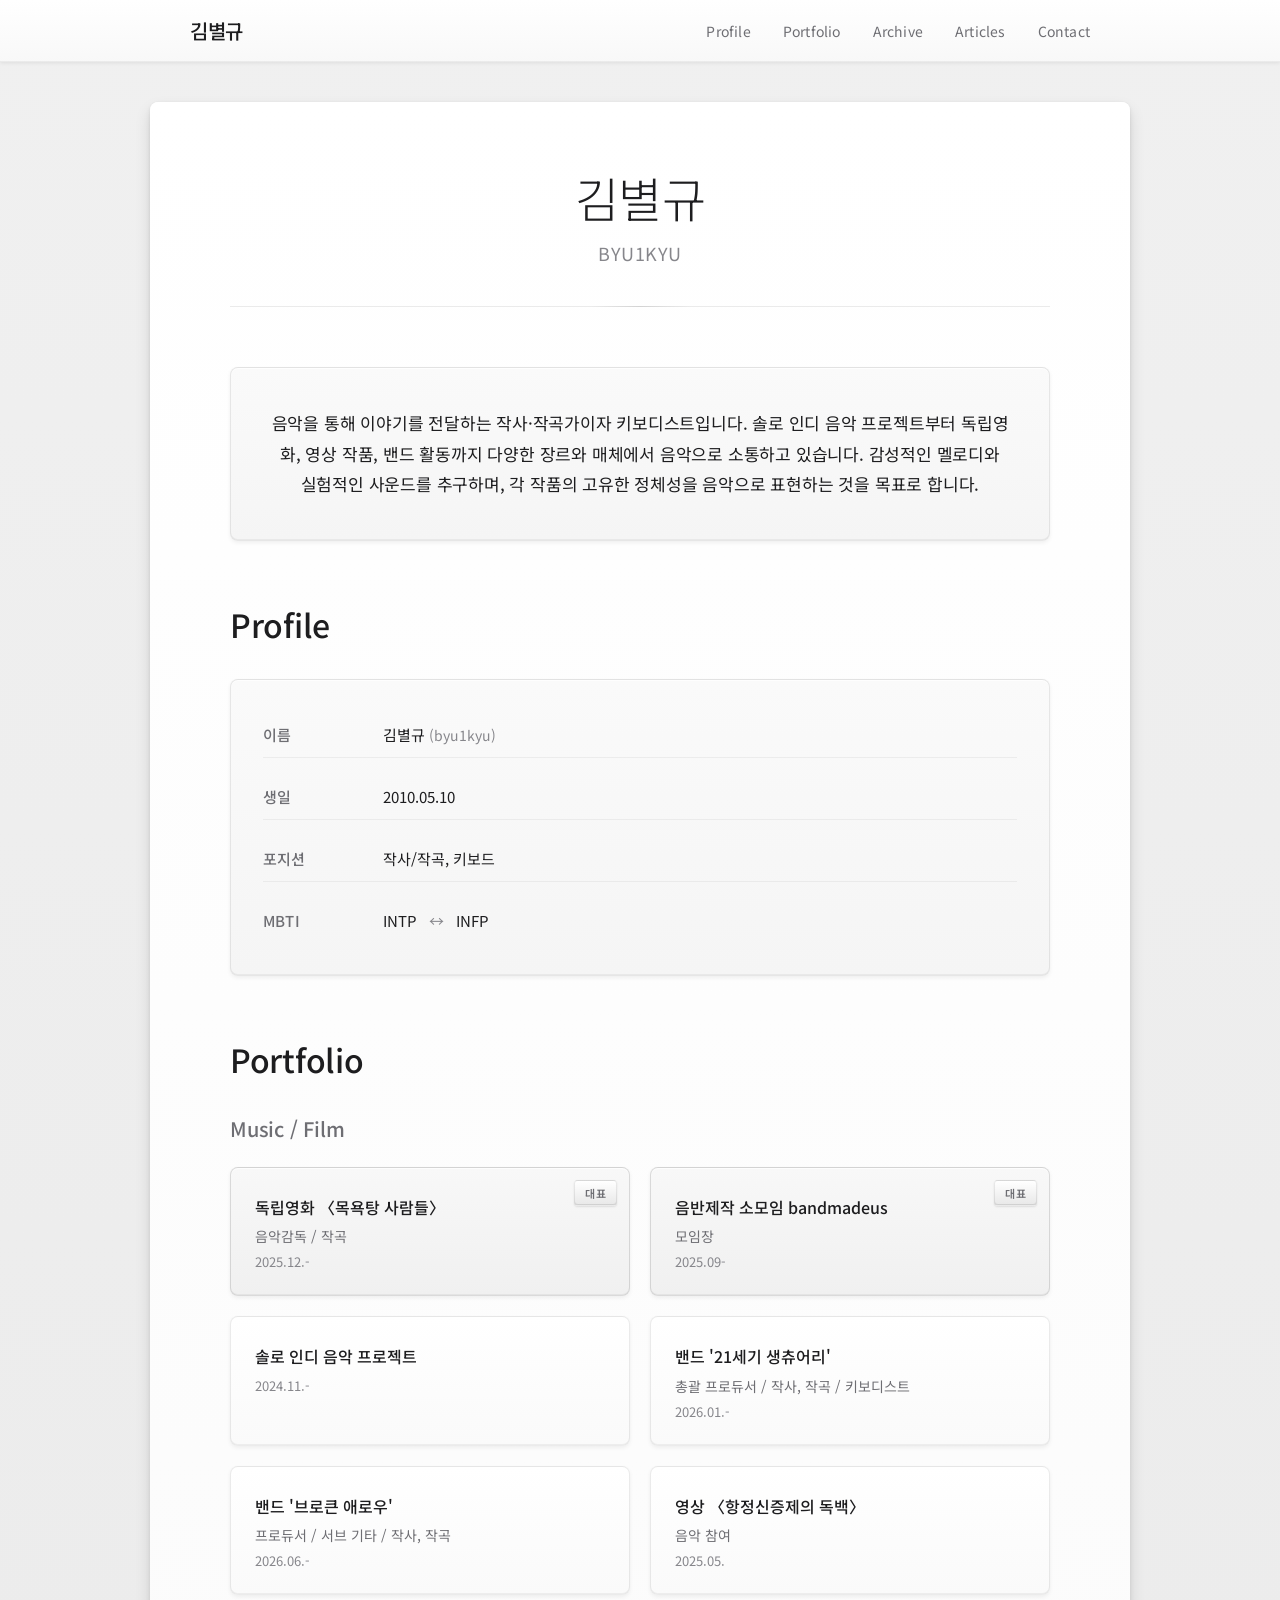
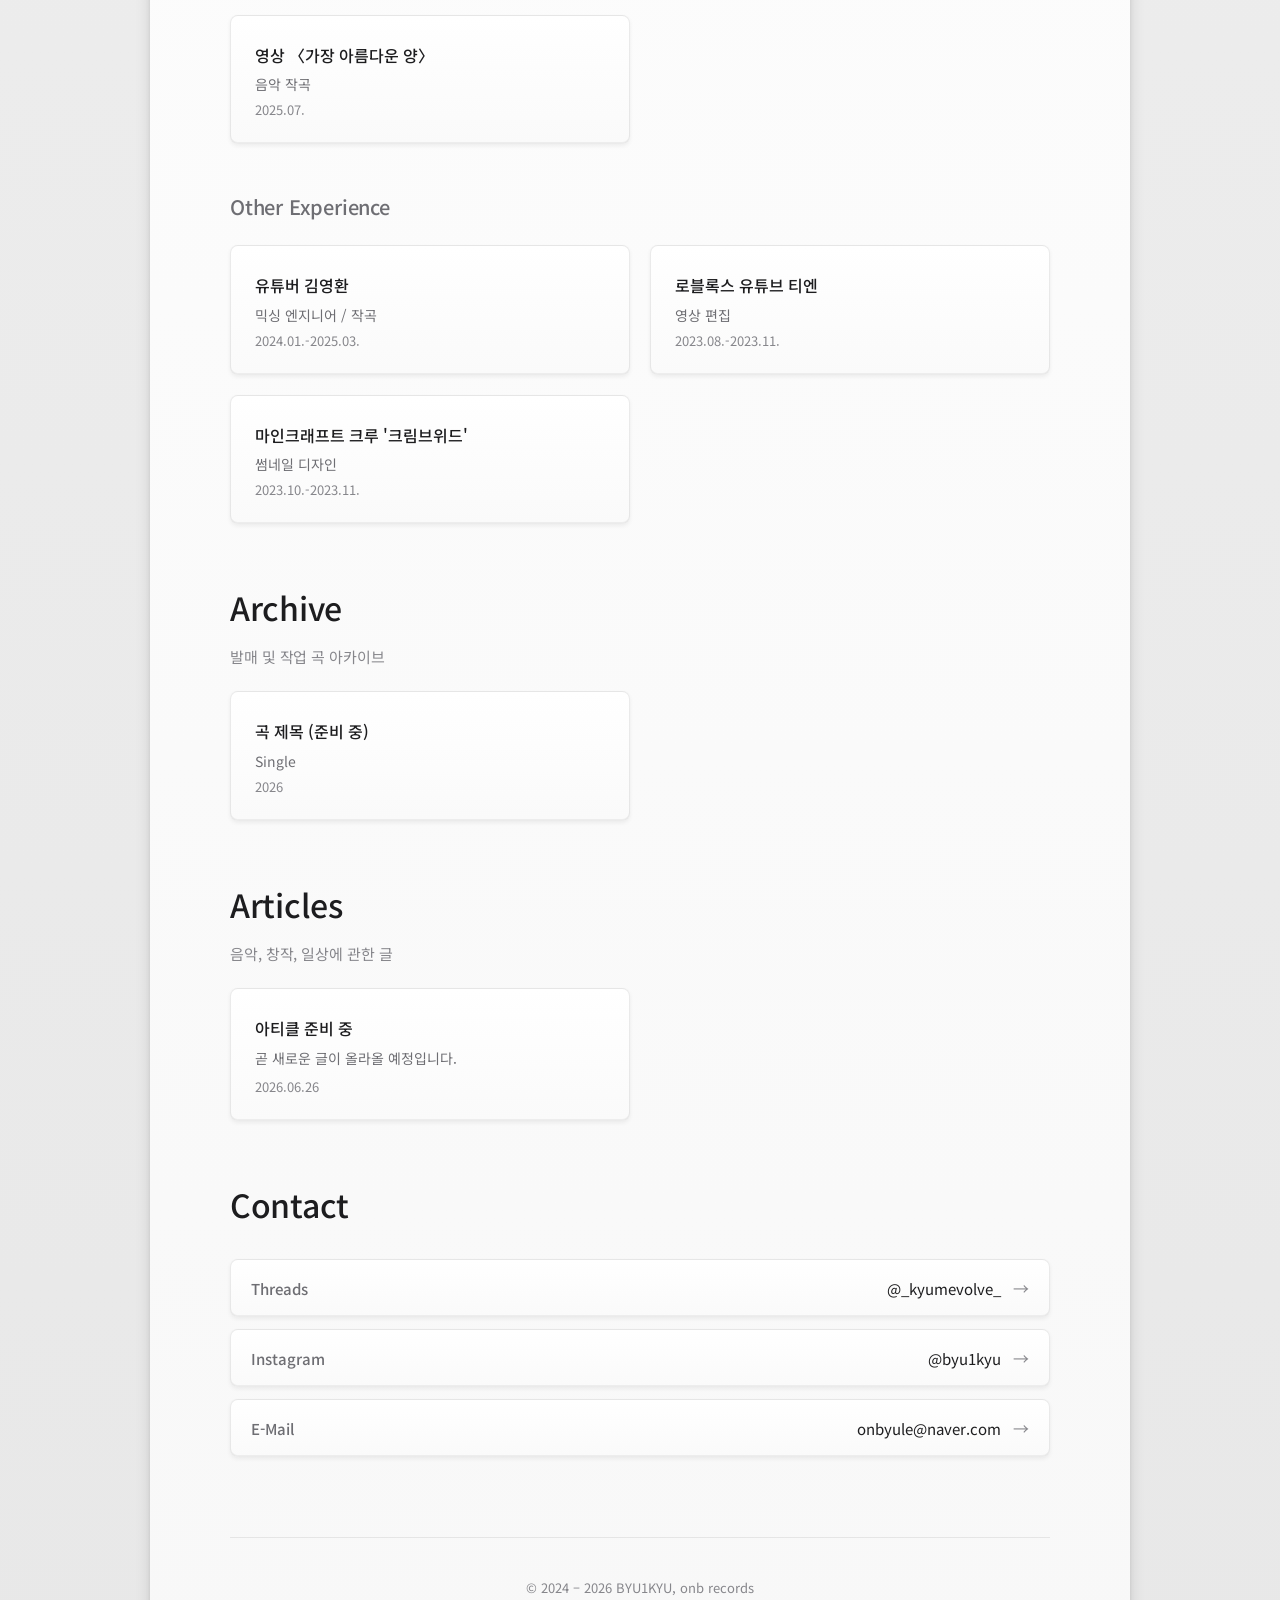
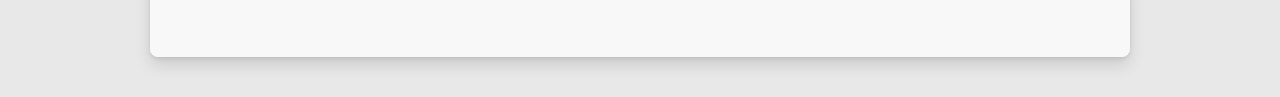
<file: index.html>
<!DOCTYPE html>
<html lang="ko">
<head>
    <meta charset="UTF-8">
    <meta name="viewport" content="width=device-width, initial-scale=1.0">
    <title>김별규 | byu1kyu</title>
    <link rel="stylesheet" href="style.css">
</head>
<body>
    <nav class="navbar" id="site-nav"></nav>

    <div class="container">
        <header class="header">
            <div class="header-content">
                <h1 class="main-title">김별규</h1>
                <p class="subtitle">byu1kyu</p>
            </div>
        </header>

        <section class="section introduction-section">
            <div class="introduction-card">
                <p class="introduction-text">
                    음악을 통해 이야기를 전달하는 작사·작곡가이자 키보디스트입니다.
                    솔로 인디 음악 프로젝트부터 독립영화, 영상 작품, 밴드 활동까지
                    다양한 장르와 매체에서 음악으로 소통하고 있습니다.
                    감성적인 멜로디와 실험적인 사운드를 추구하며,
                    각 작품의 고유한 정체성을 음악으로 표현하는 것을 목표로 합니다.
                </p>
            </div>
        </section>

        <section id="profile" class="section profile-section">
            <div class="section-header">
                <h2 class="section-title">Profile</h2>
            </div>
            <div class="profile-card">
                <div class="profile-info">
                    <div class="info-row">
                        <span class="label">이름</span>
                        <span class="value">김별규 <span class="sub-label">(byu1kyu)</span></span>
                    </div>
                    <div class="info-row">
                        <span class="label">생일</span>
                        <span class="value">2010.05.10</span>
                    </div>
                    <div class="info-row">
                        <span class="label">포지션</span>
                        <span class="value">작사/작곡, 키보드</span>
                    </div>
                    <div class="info-row">
                        <span class="label">MBTI</span>
                        <span class="value">INTP <span class="arrow">↔</span> INFP</span>
                    </div>
                </div>
            </div>
        </section>

        <section id="portfolio" class="section portfolio-section">
            <div class="section-header">
                <h2 class="section-title">Portfolio</h2>
            </div>

            <div class="subsection">
                <h3 class="subsection-title">Music / Film</h3>
                <div class="portfolio-items" id="portfolio-music"></div>
            </div>

            <div class="subsection">
                <h3 class="subsection-title">Other Experience</h3>
                <div class="portfolio-items" id="portfolio-other"></div>
            </div>
        </section>

        <section id="archive" class="section archive-section">
            <div class="section-header">
                <h2 class="section-title">Archive</h2>
            </div>
            <p class="section-desc">발매 및 작업 곡 아카이브</p>
            <div class="list-items" id="archive-list"></div>
        </section>

        <section id="articles" class="section articles-section">
            <div class="section-header">
                <h2 class="section-title">Articles</h2>
            </div>
            <p class="section-desc">음악, 창작, 일상에 관한 글</p>
            <div class="list-items" id="articles-list"></div>
        </section>

        <section id="contact" class="section contact-section">
            <div class="section-header">
                <h2 class="section-title">Contact</h2>
            </div>
            <div class="contact-items">
                <a href="https://www.threads.net/@_kyumevolve_" class="contact-link" target="_blank" rel="noopener noreferrer">
                    <span class="contact-label">Threads</span>
                    <span class="contact-value">@_kyumevolve_</span>
                </a>
                <a href="https://www.instagram.com/byu1kyu" class="contact-link" target="_blank" rel="noopener noreferrer">
                    <span class="contact-label">Instagram</span>
                    <span class="contact-value">@byu1kyu</span>
                </a>
                <a href="mailto:onbyule@naver.com" class="contact-link">
                    <span class="contact-label">E-Mail</span>
                    <span class="contact-value">onbyule@naver.com</span>
                </a>
            </div>
        </section>

        <footer class="footer" id="site-footer"></footer>
    </div>

    <script src="js/data.js"></script>
    <script src="js/page.js"></script>
    <script src="js/app.js"></script>
    <script src="script.js"></script>
</body>
</html>
</file>
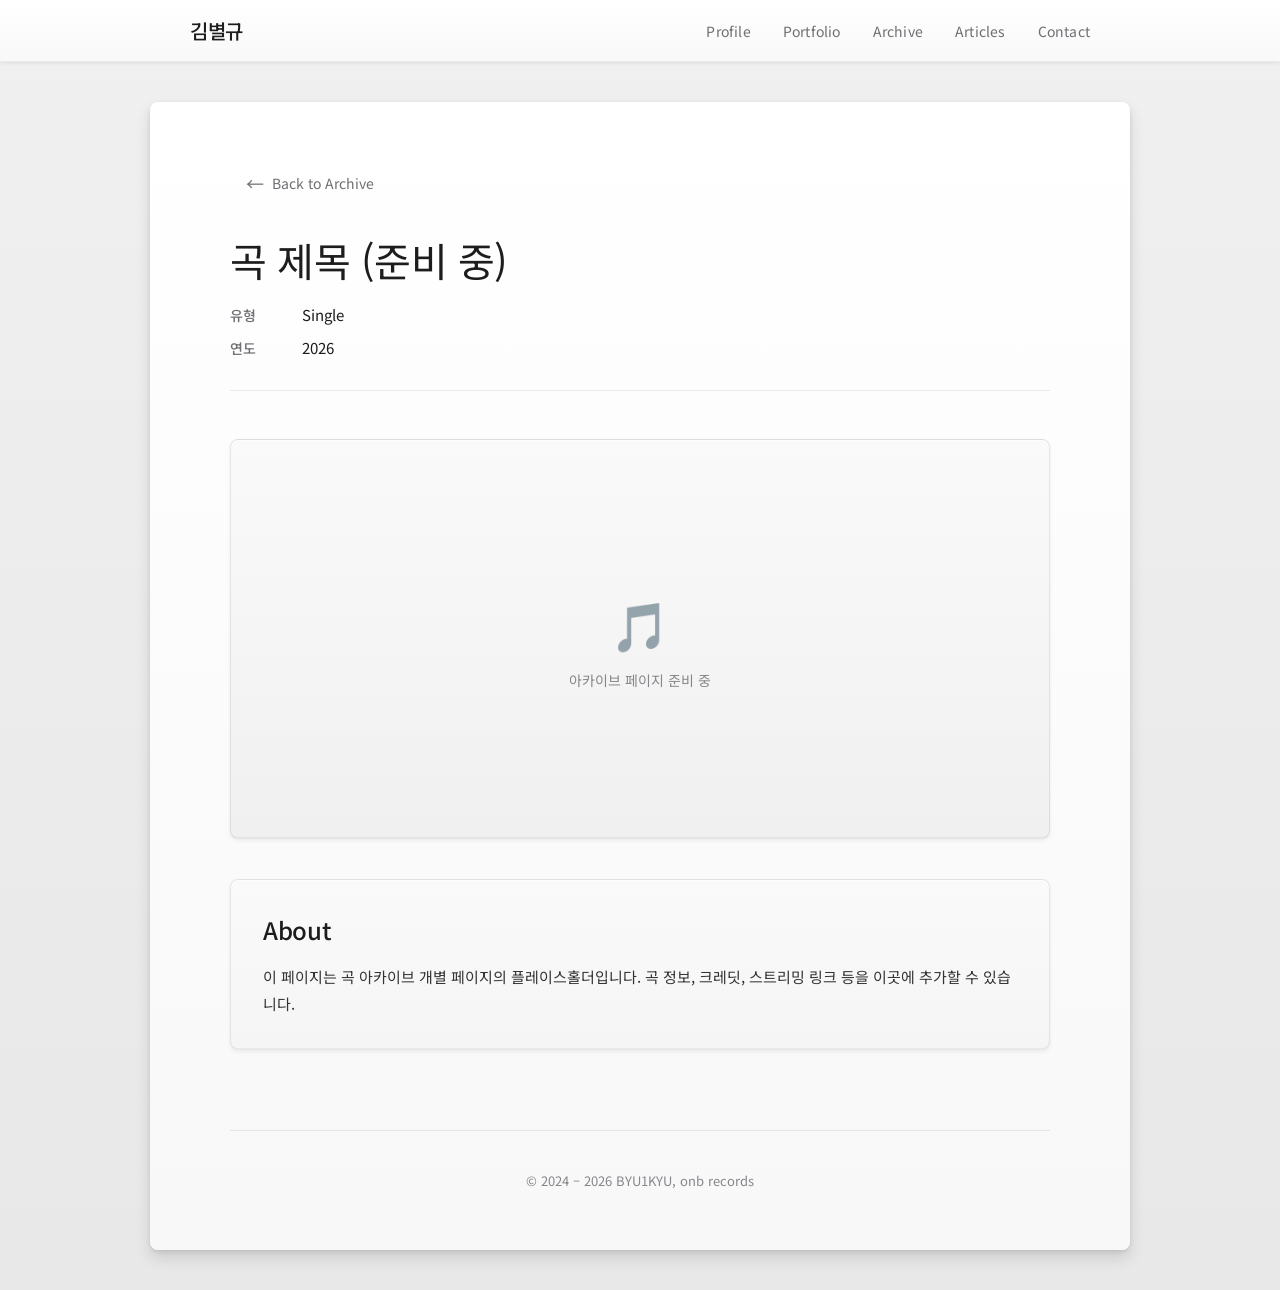
<file: archive/placeholder-track.html>
<!DOCTYPE html>
<html lang="ko">
<head>
    <meta charset="UTF-8">
    <meta name="viewport" content="width=device-width, initial-scale=1.0">
    <title>곡 제목 (준비 중) | Archive</title>
    <link rel="stylesheet" href="../style.css">
</head>
<body>
    <nav class="navbar" id="site-nav"></nav>

    <div class="container">
        <div class="portfolio-detail">
            <a href="../index.html#archive" class="back-button">
                <span>←</span> Back to Archive
            </a>

            <div class="detail-header">
                <h1 class="detail-title">곡 제목 (준비 중)</h1>
                <div class="detail-meta">
                    <span class="meta-label">유형</span>
                    <span class="meta-value">Single</span>
                </div>
                <div class="detail-meta">
                    <span class="meta-label">연도</span>
                    <span class="meta-value">2026</span>
                </div>
            </div>

            <div class="detail-content">
                <div class="detail-image-placeholder">
                    <div class="placeholder-content">
                        <span class="placeholder-icon">🎵</span>
                        <p>아카이브 페이지 준비 중</p>
                    </div>
                </div>

                <div class="detail-section">
                    <h2>About</h2>
                    <p>이 페이지는 곡 아카이브 개별 페이지의 플레이스홀더입니다. 곡 정보, 크레딧, 스트리밍 링크 등을 이곳에 추가할 수 있습니다.</p>
                </div>
            </div>
        </div>

        <footer class="footer" id="site-footer"></footer>
    </div>

    <script src="../js/data.js"></script>
    <script src="../js/page.js"></script>
    <script src="../script.js"></script>
</body>
</html>
</file>
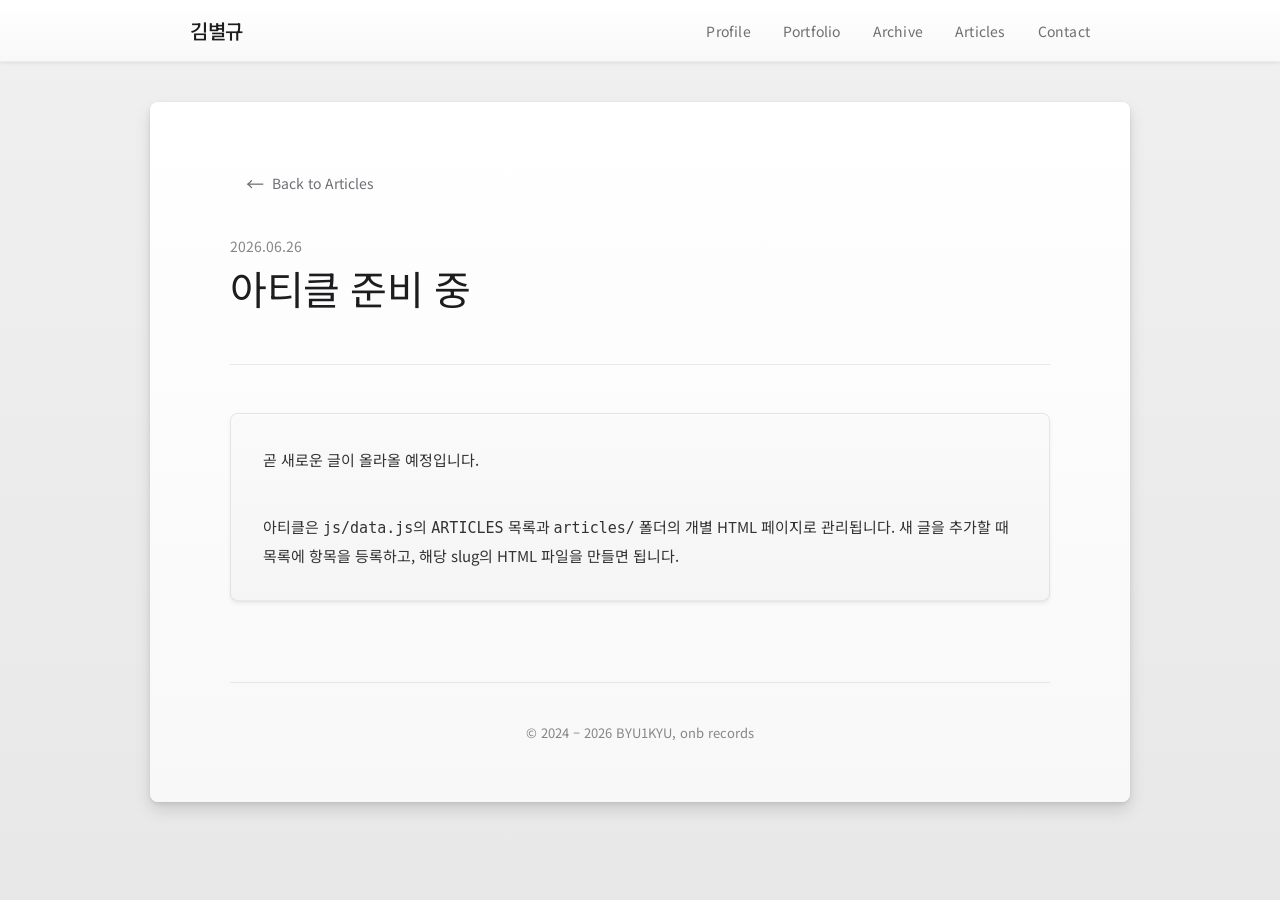
<file: articles/welcome.html>
<!DOCTYPE html>
<html lang="ko">
<head>
    <meta charset="UTF-8">
    <meta name="viewport" content="width=device-width, initial-scale=1.0">
    <title>아티클 준비 중 | Articles</title>
    <link rel="stylesheet" href="../style.css">
</head>
<body>
    <nav class="navbar" id="site-nav"></nav>

    <div class="container">
        <div class="portfolio-detail">
            <a href="../index.html#articles" class="back-button">
                <span>←</span> Back to Articles
            </a>

            <div class="detail-header">
                <p class="article-meta">2026.06.26</p>
                <h1 class="detail-title">아티클 준비 중</h1>
            </div>

            <div class="detail-content">
                <div class="detail-section article-body">
                    <p>곧 새로운 글이 올라올 예정입니다.</p>
                    <p>아티클은 <code>js/data.js</code>의 <code>ARTICLES</code> 목록과 <code>articles/</code> 폴더의 개별 HTML 페이지로 관리됩니다. 새 글을 추가할 때 목록에 항목을 등록하고, 해당 slug의 HTML 파일을 만들면 됩니다.</p>
                </div>
            </div>
        </div>

        <footer class="footer" id="site-footer"></footer>
    </div>

    <script src="../js/data.js"></script>
    <script src="../js/page.js"></script>
    <script src="../script.js"></script>
</body>
</html>
</file>
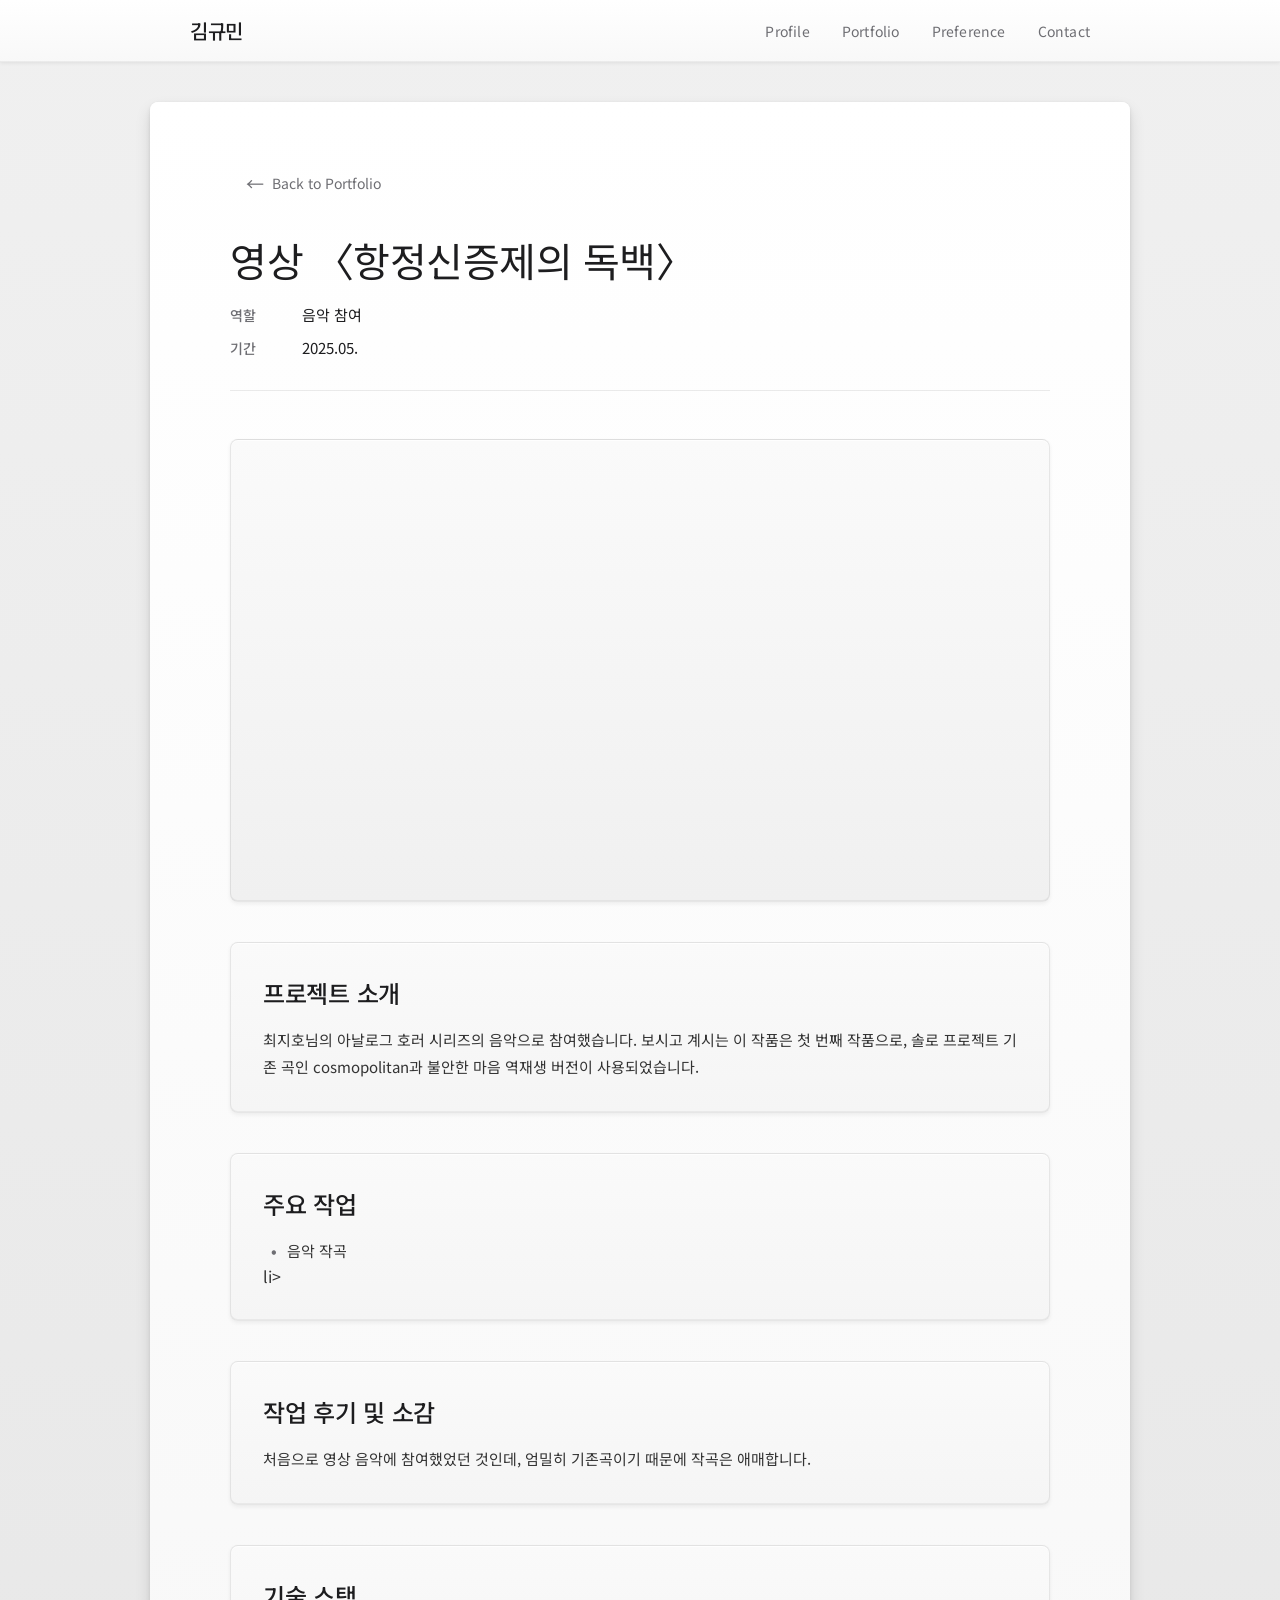
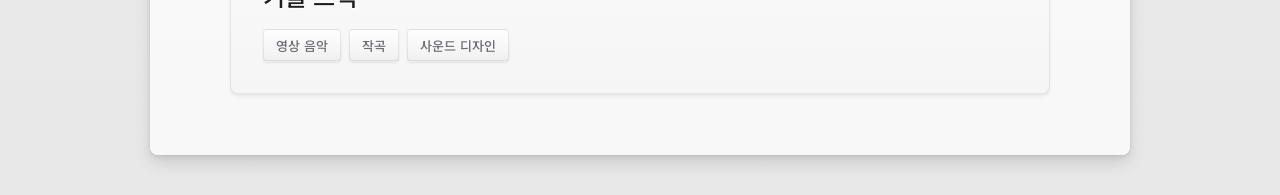
<file: portfolio/antipsychotic-monologue.html>
<!DOCTYPE html>
<html lang="ko">
<head>
    <meta charset="UTF-8">
    <meta name="viewport" content="width=device-width, initial-scale=1.0">
    <meta name="referrer" content="strict-origin-when-cross-origin">
    <title>영상 〈항정신증제의 독백〉 | 김규민</title>
    <link rel="stylesheet" href="../style.css">
</head>
<body>
    <!-- Navigation -->
    <nav class="navbar">
        <div class="nav-container">
            <a href="../index.html" class="nav-logo">김규민</a>
            <div class="nav-menu">
                <a href="../index.html#profile" class="nav-link">Profile</a>
                <a href="../index.html#portfolio" class="nav-link">Portfolio</a>
                <a href="../index.html#preference" class="nav-link">Preference</a>
                <a href="../index.html#contact" class="nav-link">Contact</a>
            </div>
        </div>
    </nav>

    <div class="container">
        <div class="portfolio-detail">
            <a href="../index.html#portfolio" class="back-button">
                <span>←</span> Back to Portfolio
            </a>

            <div class="detail-header">
                <h1 class="detail-title">영상 〈항정신증제의 독백〉</h1>
                <div class="detail-meta">
                    <span class="meta-label">역할</span>
                    <span class="meta-value">음악 참여</span>
                </div>
                <div class="detail-meta">
                    <span class="meta-label">기간</span>
                    <span class="meta-value">2025.05.</span>
                </div>
            </div>

            <div class="detail-content">
                <div class="detail-video">
                    <iframe src="https://www.youtube.com/embed/xSI1lrApBdg?rel=0&modestbranding=1" frameborder="0" allow="accelerometer; autoplay; clipboard-write; encrypted-media; gyroscope; picture-in-picture; web-share" allowfullscreen referrerpolicy="strict-origin-when-cross-origin"></iframe>
                </div>

                <div class="detail-section">
                    <h2>프로젝트 소개</h2>
                    <p>최지호님의 아날로그 호러 시리즈의 음악으로 참여했습니다. 보시고 계시는 이 작품은 첫 번째 작품으로, 솔로 프로젝트 기존 곡인 cosmopolitan과 불안한 마음 역재생 버전이 사용되었습니다.</p>
                </div>

                <div class="detail-section">
                    <h2>주요 작업</h2>
                    <ul class="detail-list">
                        <li>음악 작곡</li>li>
                    </ul>
                </div>

                <div class="detail-section">
                    <h2>작업 후기 및 소감</h2>
                    <p>처음으로 영상 음악에 참여했었던 것인데, 엄밀히 기존곡이기 때문에 작곡은 애매합니다.</p>
                </div>

                <div class="detail-section">
                    <h2>기술 스택</h2>
                    <div class="tech-tags">
                        <span class="tech-tag">영상 음악</span>
                        <span class="tech-tag">작곡</span>
                        <span class="tech-tag">사운드 디자인</span>
                    </div>
                </div>
            </div>
        </div>
    </div>

    <script src="../script.js"></script>
</body>
</html>
</file>
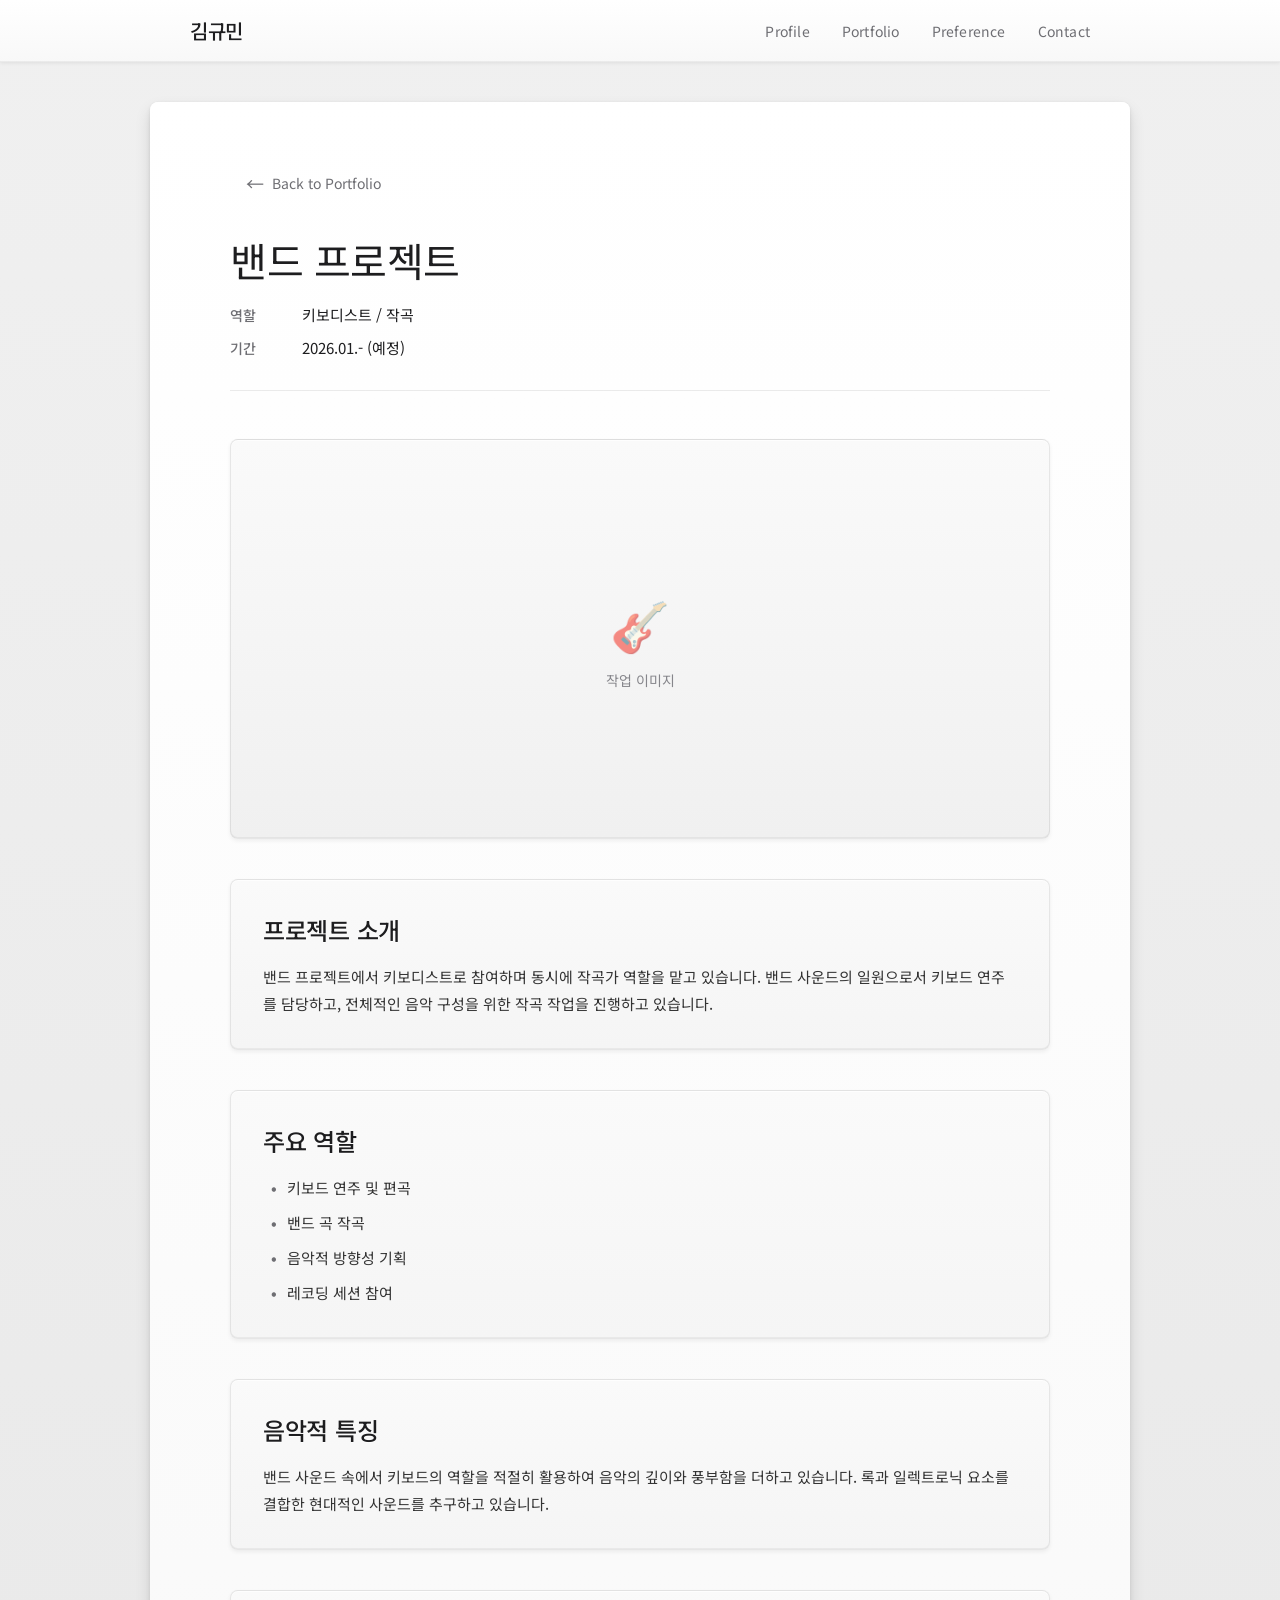
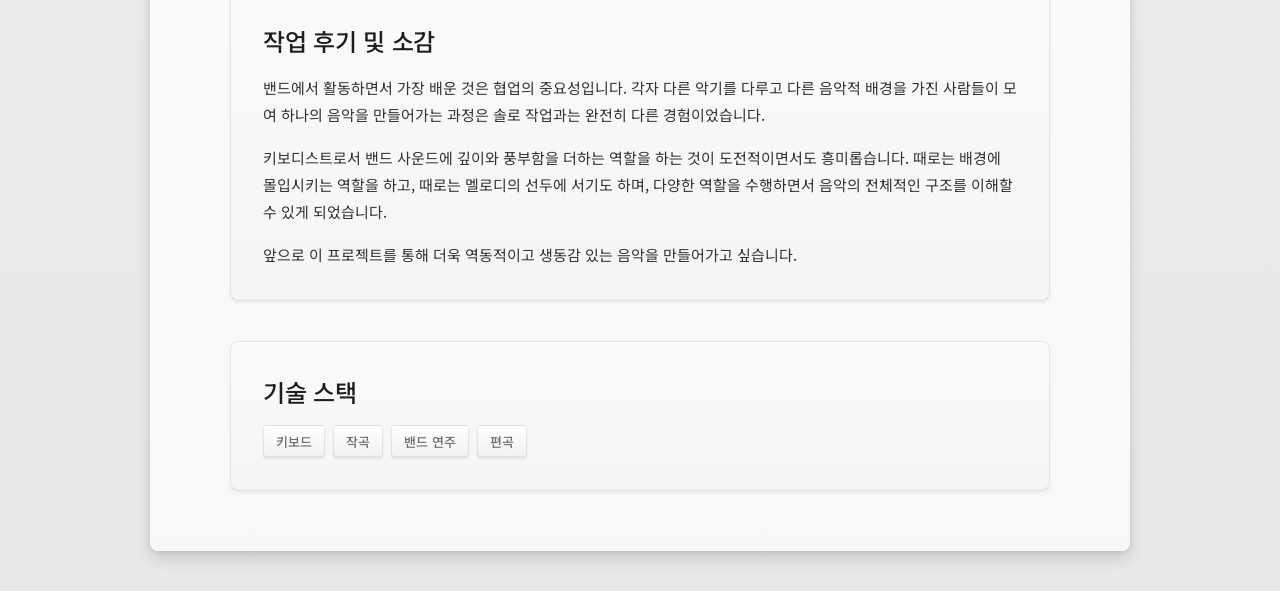
<file: portfolio/band-project.html>
<!DOCTYPE html>
<html lang="ko">
<head>
    <meta charset="UTF-8">
    <meta name="viewport" content="width=device-width, initial-scale=1.0">
    <title>밴드 프로젝트 | 김규민</title>
    <link rel="stylesheet" href="../style.css">
</head>
<body>
    <!-- Navigation -->
    <nav class="navbar">
        <div class="nav-container">
            <a href="../index.html" class="nav-logo">김규민</a>
            <div class="nav-menu">
                <a href="../index.html#profile" class="nav-link">Profile</a>
                <a href="../index.html#portfolio" class="nav-link">Portfolio</a>
                <a href="../index.html#preference" class="nav-link">Preference</a>
                <a href="../index.html#contact" class="nav-link">Contact</a>
            </div>
        </div>
    </nav>

    <div class="container">
        <div class="portfolio-detail">
            <a href="../index.html#portfolio" class="back-button">
                <span>←</span> Back to Portfolio
            </a>

            <div class="detail-header">
                <h1 class="detail-title">밴드 프로젝트</h1>
                <div class="detail-meta">
                    <span class="meta-label">역할</span>
                    <span class="meta-value">키보디스트 / 작곡</span>
                </div>
                <div class="detail-meta">
                    <span class="meta-label">기간</span>
                    <span class="meta-value">2026.01.- (예정)</span>
                </div>
            </div>

            <div class="detail-content">
                <div class="detail-image-placeholder">
                    <div class="placeholder-content">
                        <span class="placeholder-icon">🎸</span>
                        <p>작업 이미지</p>
                    </div>
                </div>

                <div class="detail-section">
                    <h2>프로젝트 소개</h2>
                    <p>밴드 프로젝트에서 키보디스트로 참여하며 동시에 작곡가 역할을 맡고 있습니다. 밴드 사운드의 일원으로서 키보드 연주를 담당하고, 전체적인 음악 구성을 위한 작곡 작업을 진행하고 있습니다.</p>
                </div>

                <div class="detail-section">
                    <h2>주요 역할</h2>
                    <ul class="detail-list">
                        <li>키보드 연주 및 편곡</li>
                        <li>밴드 곡 작곡</li>
                        <li>음악적 방향성 기획</li>
                        <li>레코딩 세션 참여</li>
                    </ul>
                </div>

                <div class="detail-section">
                    <h2>음악적 특징</h2>
                    <p>밴드 사운드 속에서 키보드의 역할을 적절히 활용하여 음악의 깊이와 풍부함을 더하고 있습니다. 록과 일렉트로닉 요소를 결합한 현대적인 사운드를 추구하고 있습니다.</p>
                </div>

                <div class="detail-section">
                    <h2>작업 후기 및 소감</h2>
                    <p>밴드에서 활동하면서 가장 배운 것은 협업의 중요성입니다. 각자 다른 악기를 다루고 다른 음악적 배경을 가진 사람들이 모여 하나의 음악을 만들어가는 과정은 솔로 작업과는 완전히 다른 경험이었습니다.</p>
                    <p>키보디스트로서 밴드 사운드에 깊이와 풍부함을 더하는 역할을 하는 것이 도전적이면서도 흥미롭습니다. 때로는 배경에 몰입시키는 역할을 하고, 때로는 멜로디의 선두에 서기도 하며, 다양한 역할을 수행하면서 음악의 전체적인 구조를 이해할 수 있게 되었습니다.</p>
                    <p>앞으로 이 프로젝트를 통해 더욱 역동적이고 생동감 있는 음악을 만들어가고 싶습니다.</p>
                </div>

                <div class="detail-section">
                    <h2>기술 스택</h2>
                    <div class="tech-tags">
                        <span class="tech-tag">키보드</span>
                        <span class="tech-tag">작곡</span>
                        <span class="tech-tag">밴드 연주</span>
                        <span class="tech-tag">편곡</span>
                    </div>
                </div>
            </div>
        </div>
    </div>

    <script src="../script.js"></script>
</body>
</html>
</file>
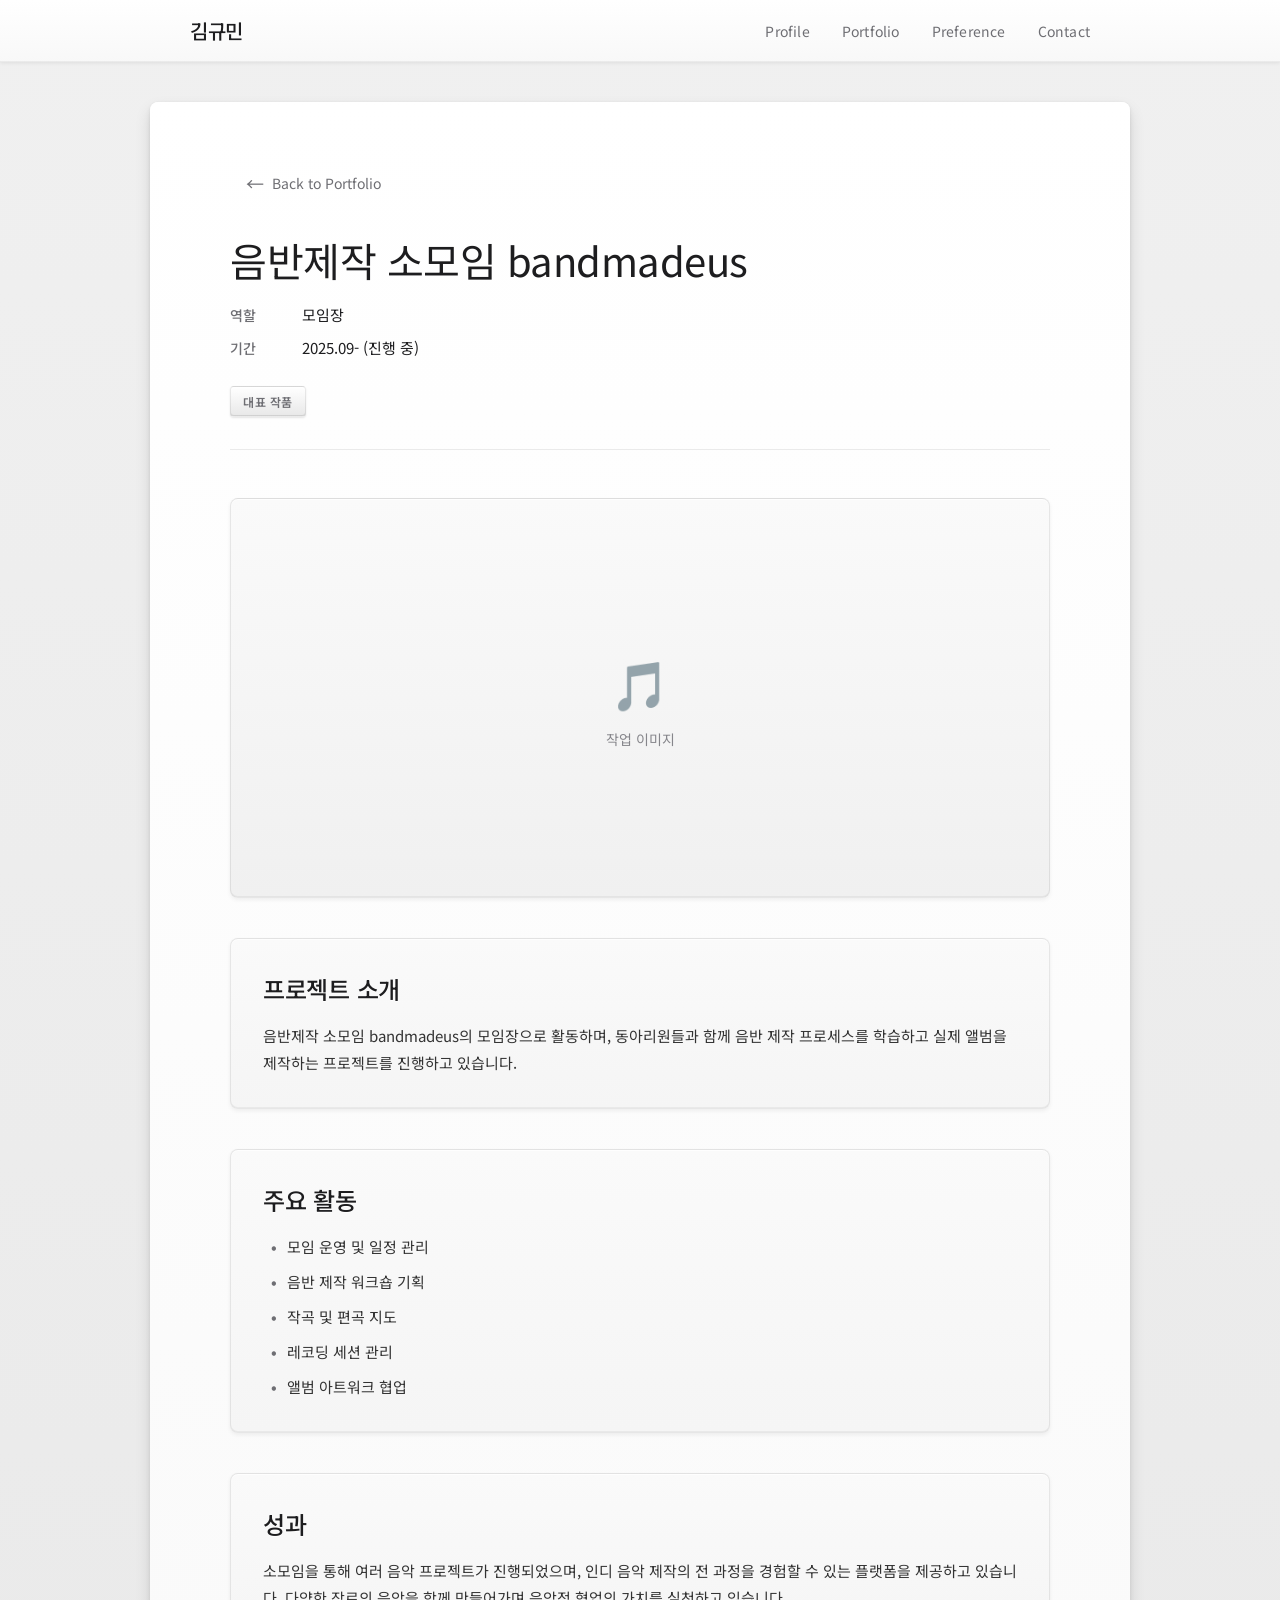
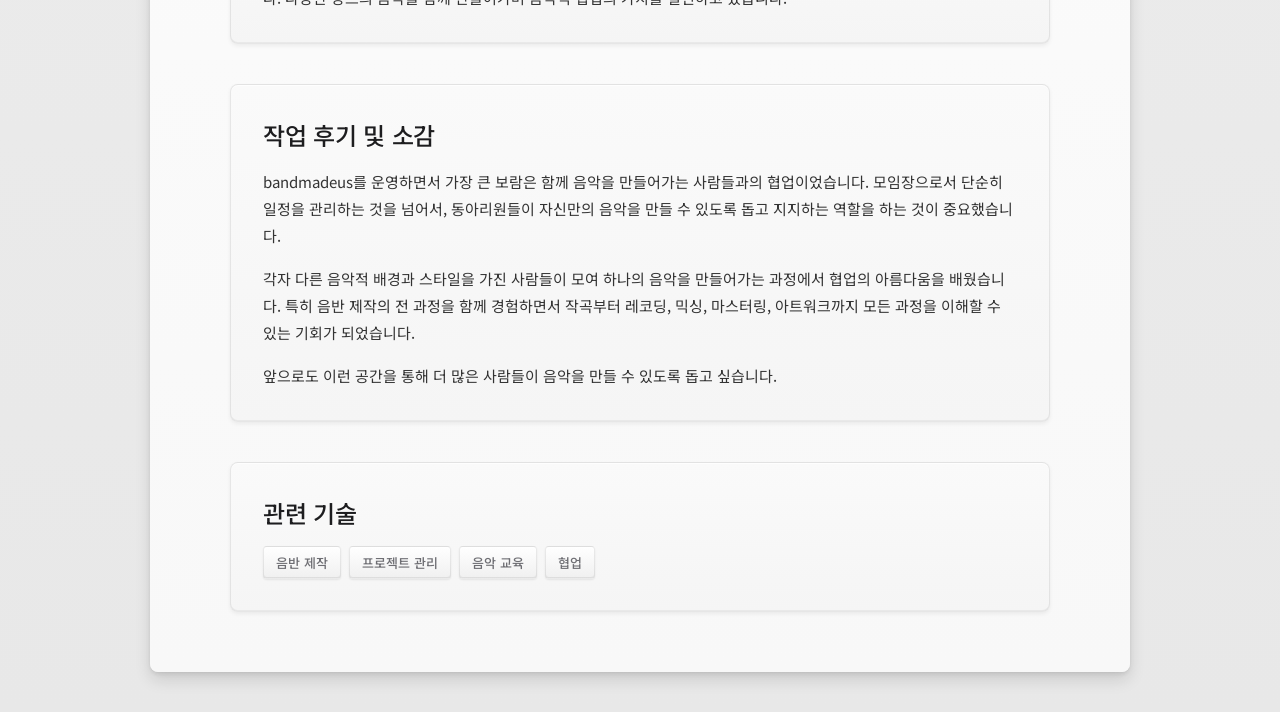
<file: portfolio/bandmadeus.html>
<!DOCTYPE html>
<html lang="ko">
<head>
    <meta charset="UTF-8">
    <meta name="viewport" content="width=device-width, initial-scale=1.0">
    <title>음반제작 소모임 bandmadeus | 김규민</title>
    <link rel="stylesheet" href="../style.css">
</head>
<body>
    <!-- Navigation -->
    <nav class="navbar">
        <div class="nav-container">
            <a href="../index.html" class="nav-logo">김규민</a>
            <div class="nav-menu">
                <a href="../index.html#profile" class="nav-link">Profile</a>
                <a href="../index.html#portfolio" class="nav-link">Portfolio</a>
                <a href="../index.html#preference" class="nav-link">Preference</a>
                <a href="../index.html#contact" class="nav-link">Contact</a>
            </div>
        </div>
    </nav>

    <div class="container">
        <div class="portfolio-detail">
            <a href="../index.html#portfolio" class="back-button">
                <span>←</span> Back to Portfolio
            </a>

            <div class="detail-header">
                <h1 class="detail-title">음반제작 소모임 bandmadeus</h1>
                <div class="detail-meta">
                    <span class="meta-label">역할</span>
                    <span class="meta-value">모임장</span>
                </div>
                <div class="detail-meta">
                    <span class="meta-label">기간</span>
                    <span class="meta-value">2025.09- (진행 중)</span>
                </div>
                <div class="detail-badge">대표 작품</div>
            </div>

            <div class="detail-content">
                <div class="detail-image-placeholder">
                    <div class="placeholder-content">
                        <span class="placeholder-icon">🎵</span>
                        <p>작업 이미지</p>
                    </div>
                </div>

                <div class="detail-section">
                    <h2>프로젝트 소개</h2>
                    <p>음반제작 소모임 bandmadeus의 모임장으로 활동하며, 동아리원들과 함께 음반 제작 프로세스를 학습하고 실제 앨범을 제작하는 프로젝트를 진행하고 있습니다.</p>
                </div>

                <div class="detail-section">
                    <h2>주요 활동</h2>
                    <ul class="detail-list">
                        <li>모임 운영 및 일정 관리</li>
                        <li>음반 제작 워크숍 기획</li>
                        <li>작곡 및 편곡 지도</li>
                        <li>레코딩 세션 관리</li>
                        <li>앨범 아트워크 협업</li>
                    </ul>
                </div>

                <div class="detail-section">
                    <h2>성과</h2>
                    <p>소모임을 통해 여러 음악 프로젝트가 진행되었으며, 인디 음악 제작의 전 과정을 경험할 수 있는 플랫폼을 제공하고 있습니다. 다양한 장르의 음악을 함께 만들어가며 음악적 협업의 가치를 실천하고 있습니다.</p>
                </div>

                <div class="detail-section">
                    <h2>작업 후기 및 소감</h2>
                    <p>bandmadeus를 운영하면서 가장 큰 보람은 함께 음악을 만들어가는 사람들과의 협업이었습니다. 모임장으로서 단순히 일정을 관리하는 것을 넘어서, 동아리원들이 자신만의 음악을 만들 수 있도록 돕고 지지하는 역할을 하는 것이 중요했습니다.</p>
                    <p>각자 다른 음악적 배경과 스타일을 가진 사람들이 모여 하나의 음악을 만들어가는 과정에서 협업의 아름다움을 배웠습니다. 특히 음반 제작의 전 과정을 함께 경험하면서 작곡부터 레코딩, 믹싱, 마스터링, 아트워크까지 모든 과정을 이해할 수 있는 기회가 되었습니다.</p>
                    <p>앞으로도 이런 공간을 통해 더 많은 사람들이 음악을 만들 수 있도록 돕고 싶습니다.</p>
                </div>

                <div class="detail-section">
                    <h2>관련 기술</h2>
                    <div class="tech-tags">
                        <span class="tech-tag">음반 제작</span>
                        <span class="tech-tag">프로젝트 관리</span>
                        <span class="tech-tag">음악 교육</span>
                        <span class="tech-tag">협업</span>
                    </div>
                </div>
            </div>
        </div>
    </div>

    <script src="../script.js"></script>
</body>
</html>
</file>
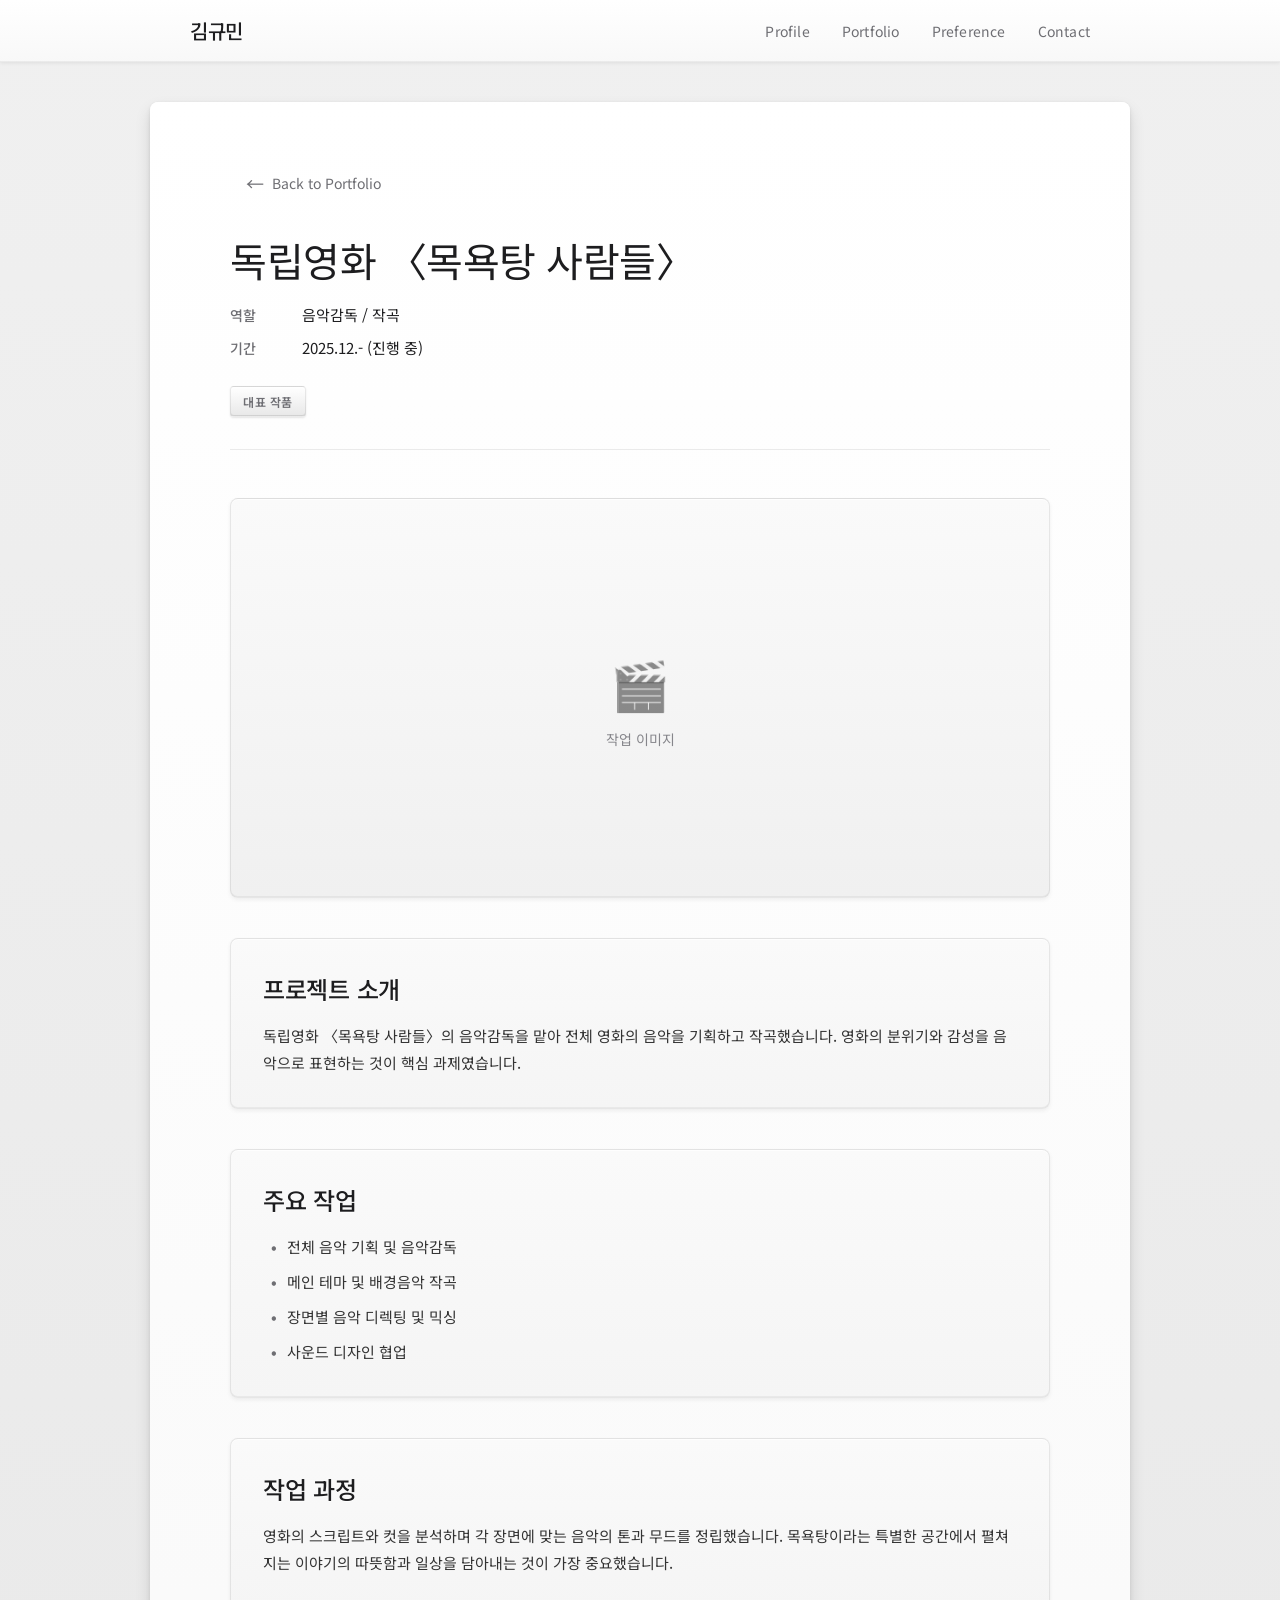
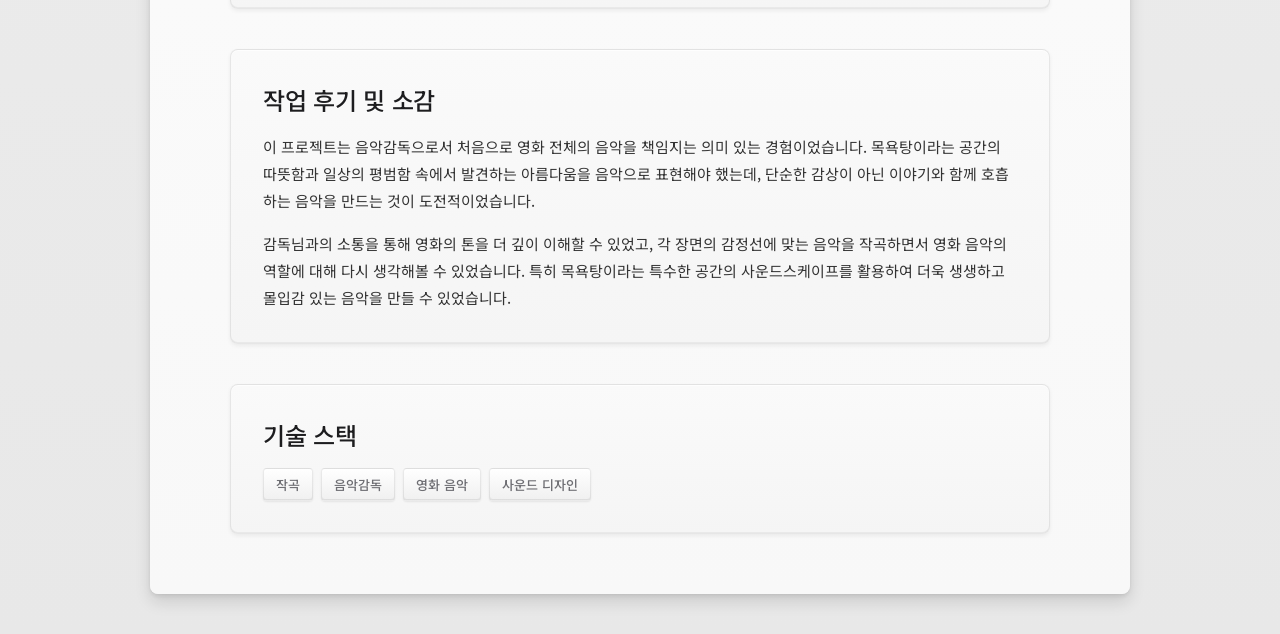
<file: portfolio/bathhouse-people.html>
<!DOCTYPE html>
<html lang="ko">
<head>
    <meta charset="UTF-8">
    <meta name="viewport" content="width=device-width, initial-scale=1.0">
    <title>독립영화 〈목욕탕 사람들〉 | 김규민</title>
    <link rel="stylesheet" href="../style.css">
</head>
<body>
    <!-- Navigation -->
    <nav class="navbar">
        <div class="nav-container">
            <a href="../index.html" class="nav-logo">김규민</a>
            <div class="nav-menu">
                <a href="../index.html#profile" class="nav-link">Profile</a>
                <a href="../index.html#portfolio" class="nav-link">Portfolio</a>
                <a href="../index.html#preference" class="nav-link">Preference</a>
                <a href="../index.html#contact" class="nav-link">Contact</a>
            </div>
        </div>
    </nav>

    <div class="container">
        <div class="portfolio-detail">
            <a href="../index.html#portfolio" class="back-button">
                <span>←</span> Back to Portfolio
            </a>

            <div class="detail-header">
                <h1 class="detail-title">독립영화 〈목욕탕 사람들〉</h1>
                <div class="detail-meta">
                    <span class="meta-label">역할</span>
                    <span class="meta-value">음악감독 / 작곡</span>
                </div>
                <div class="detail-meta">
                    <span class="meta-label">기간</span>
                    <span class="meta-value">2025.12.- (진행 중)</span>
                </div>
                <div class="detail-badge">대표 작품</div>
            </div>

            <div class="detail-content">
                <div class="detail-image-placeholder">
                    <div class="placeholder-content">
                        <span class="placeholder-icon">🎬</span>
                        <p>작업 이미지</p>
                    </div>
                </div>

                <div class="detail-section">
                    <h2>프로젝트 소개</h2>
                    <p>독립영화 〈목욕탕 사람들〉의 음악감독을 맡아 전체 영화의 음악을 기획하고 작곡했습니다. 영화의 분위기와 감성을 음악으로 표현하는 것이 핵심 과제였습니다.</p>
                </div>

                <div class="detail-section">
                    <h2>주요 작업</h2>
                    <ul class="detail-list">
                        <li>전체 음악 기획 및 음악감독</li>
                        <li>메인 테마 및 배경음악 작곡</li>
                        <li>장면별 음악 디렉팅 및 믹싱</li>
                        <li>사운드 디자인 협업</li>
                    </ul>
                </div>

                <div class="detail-section">
                    <h2>작업 과정</h2>
                    <p>영화의 스크립트와 컷을 분석하며 각 장면에 맞는 음악의 톤과 무드를 정립했습니다. 목욕탕이라는 특별한 공간에서 펼쳐지는 이야기의 따뜻함과 일상을 담아내는 것이 가장 중요했습니다.</p>
                </div>

                <div class="detail-section">
                    <h2>작업 후기 및 소감</h2>
                    <p>이 프로젝트는 음악감독으로서 처음으로 영화 전체의 음악을 책임지는 의미 있는 경험이었습니다. 목욕탕이라는 공간의 따뜻함과 일상의 평범함 속에서 발견하는 아름다움을 음악으로 표현해야 했는데, 단순한 감상이 아닌 이야기와 함께 호흡하는 음악을 만드는 것이 도전적이었습니다.</p>
                    <p>감독님과의 소통을 통해 영화의 톤을 더 깊이 이해할 수 있었고, 각 장면의 감정선에 맞는 음악을 작곡하면서 영화 음악의 역할에 대해 다시 생각해볼 수 있었습니다. 특히 목욕탕이라는 특수한 공간의 사운드스케이프를 활용하여 더욱 생생하고 몰입감 있는 음악을 만들 수 있었습니다.</p>
                </div>

                <div class="detail-section">
                    <h2>기술 스택</h2>
                    <div class="tech-tags">
                        <span class="tech-tag">작곡</span>
                        <span class="tech-tag">음악감독</span>
                        <span class="tech-tag">영화 음악</span>
                        <span class="tech-tag">사운드 디자인</span>
                    </div>
                </div>
            </div>
        </div>
    </div>

    <script src="../script.js"></script>
</body>
</html>
</file>
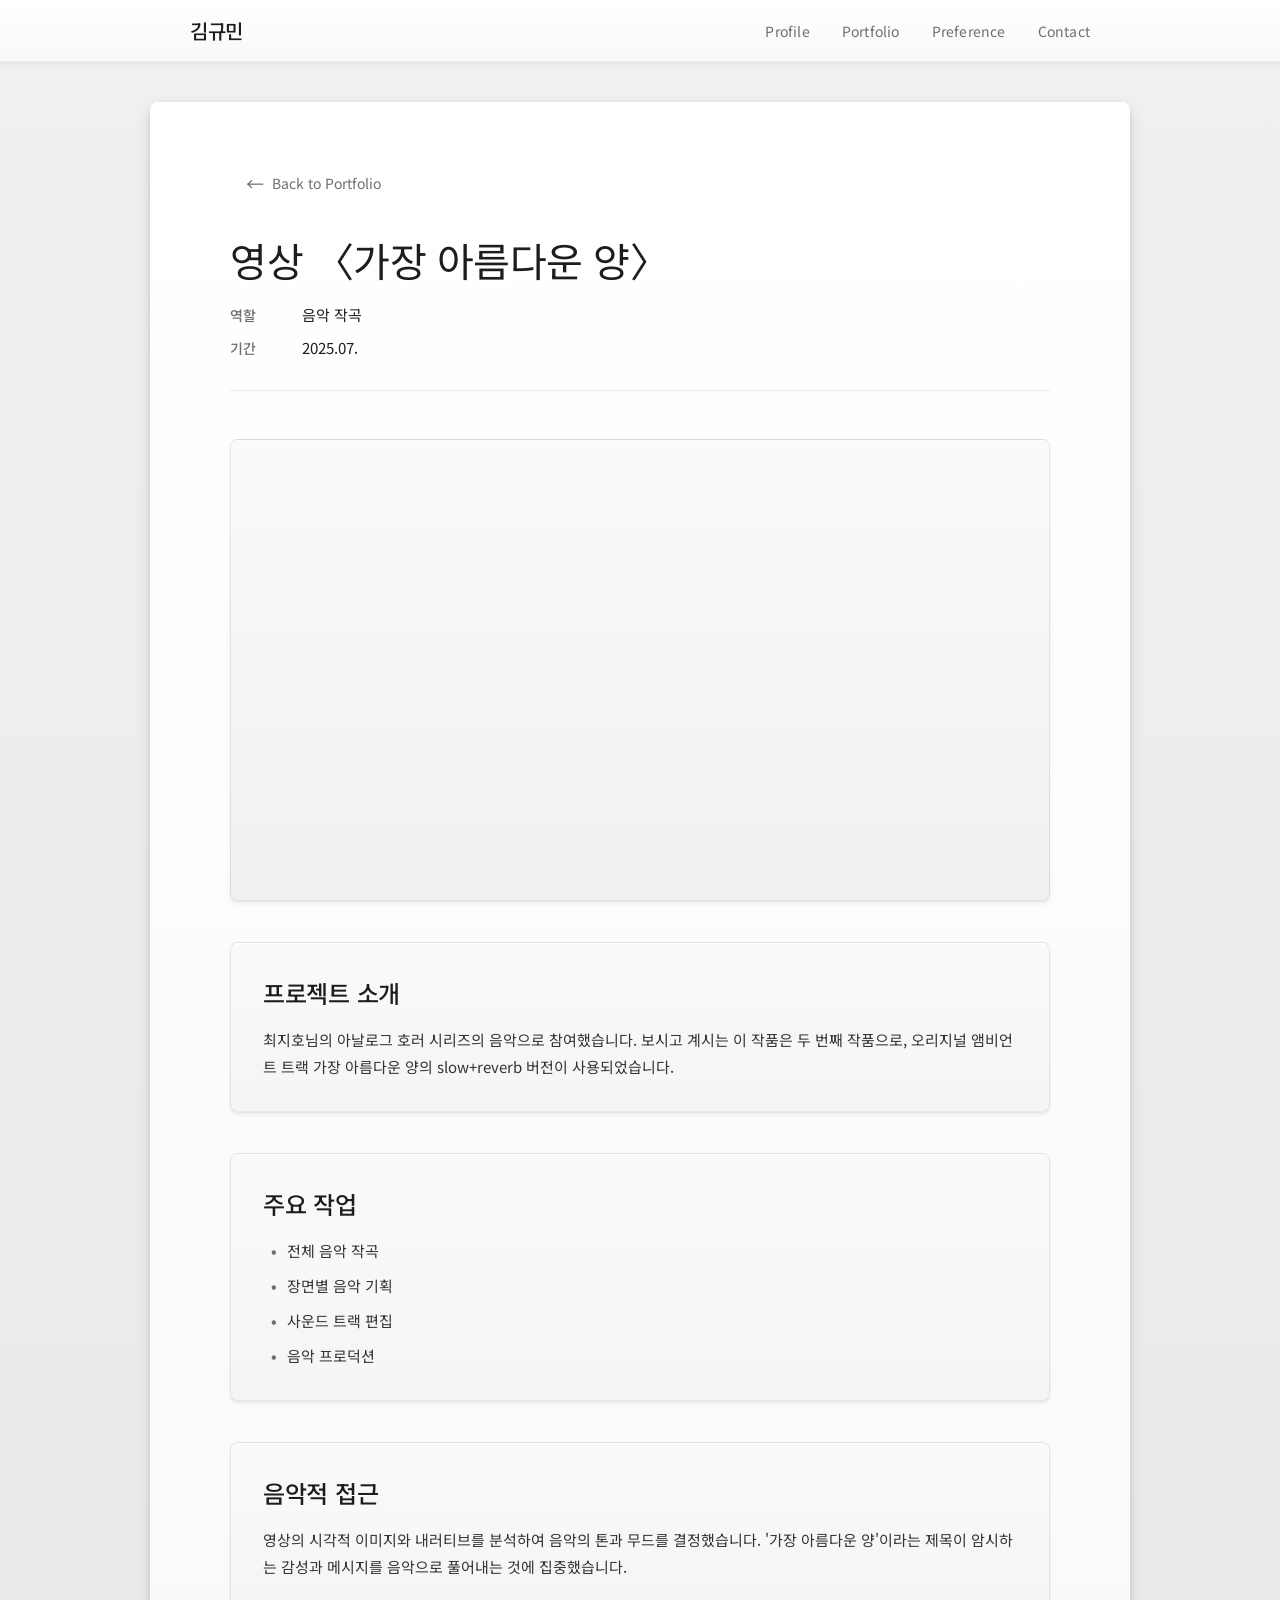
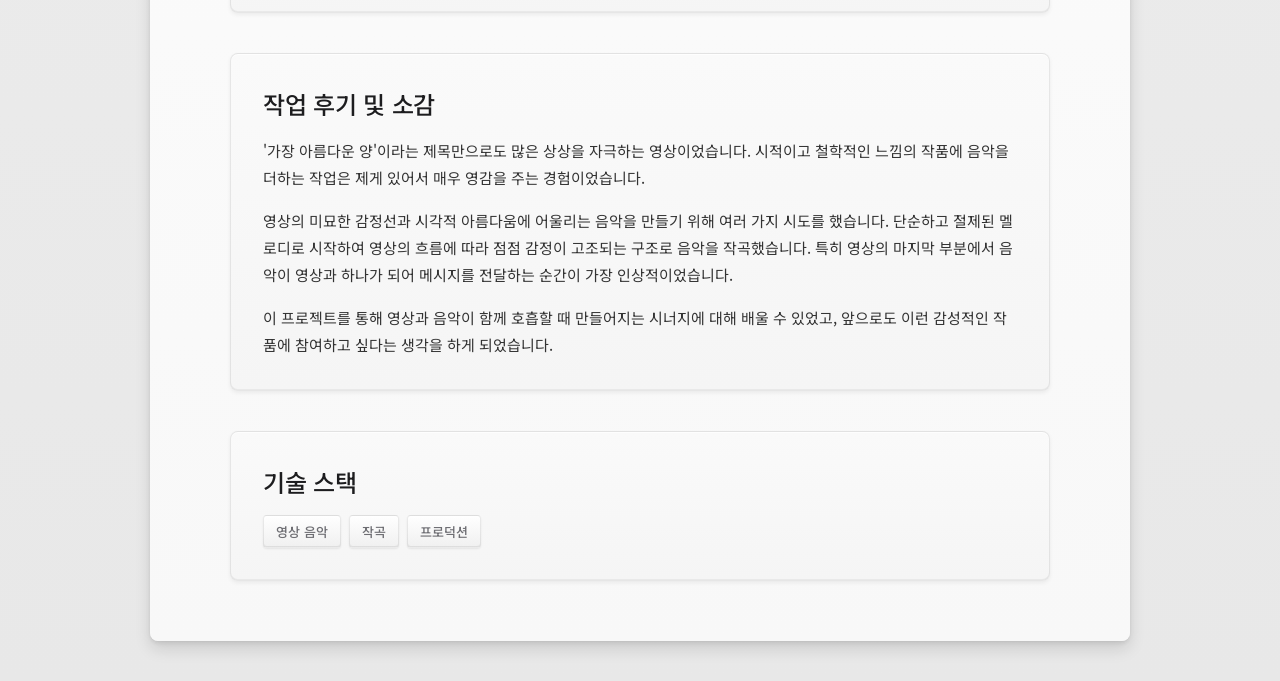
<file: portfolio/beautiful-sheep.html>
<!DOCTYPE html>
<html lang="ko">
<head>
    <meta charset="UTF-8">
    <meta name="viewport" content="width=device-width, initial-scale=1.0">
    <meta name="referrer" content="strict-origin-when-cross-origin">
    <title>영상 〈가장 아름다운 양〉 | 김규민</title>
    <link rel="stylesheet" href="../style.css">
</head>
<body>
    <!-- Navigation -->
    <nav class="navbar">
        <div class="nav-container">
            <a href="../index.html" class="nav-logo">김규민</a>
            <div class="nav-menu">
                <a href="../index.html#profile" class="nav-link">Profile</a>
                <a href="../index.html#portfolio" class="nav-link">Portfolio</a>
                <a href="../index.html#preference" class="nav-link">Preference</a>
                <a href="../index.html#contact" class="nav-link">Contact</a>
            </div>
        </div>
    </nav>

    <div class="container">
        <div class="portfolio-detail">
            <a href="../index.html#portfolio" class="back-button">
                <span>←</span> Back to Portfolio
            </a>

            <div class="detail-header">
                <h1 class="detail-title">영상 〈가장 아름다운 양〉</h1>
                <div class="detail-meta">
                    <span class="meta-label">역할</span>
                    <span class="meta-value">음악 작곡</span>
                </div>
                <div class="detail-meta">
                    <span class="meta-label">기간</span>
                    <span class="meta-value">2025.07.</span>
                </div>
            </div>

            <div class="detail-content">
                <div class="detail-video">
                    <iframe src="https://www.youtube.com/embed/-QLHhkFPzx0?rel=0&modestbranding=1" frameborder="0" allow="accelerometer; autoplay; clipboard-write; encrypted-media; gyroscope; picture-in-picture; web-share" allowfullscreen referrerpolicy="strict-origin-when-cross-origin"></iframe>
                </div>

                <div class="detail-section">
                    <h2>프로젝트 소개</h2>
                    <p>최지호님의 아날로그 호러 시리즈의 음악으로 참여했습니다. 보시고 계시는 이 작품은 두 번째 작품으로, 오리지널 앰비언트 트랙 가장 아름다운 양의 slow+reverb 버전이 사용되었습니다.</p>
                </div>

                <div class="detail-section">
                    <h2>주요 작업</h2>
                    <ul class="detail-list">
                        <li>전체 음악 작곡</li>
                        <li>장면별 음악 기획</li>
                        <li>사운드 트랙 편집</li>
                        <li>음악 프로덕션</li>
                    </ul>
                </div>

                <div class="detail-section">
                    <h2>음악적 접근</h2>
                    <p>영상의 시각적 이미지와 내러티브를 분석하여 음악의 톤과 무드를 결정했습니다. '가장 아름다운 양'이라는 제목이 암시하는 감성과 메시지를 음악으로 풀어내는 것에 집중했습니다.</p>
                </div>

                <div class="detail-section">
                    <h2>작업 후기 및 소감</h2>
                    <p>'가장 아름다운 양'이라는 제목만으로도 많은 상상을 자극하는 영상이었습니다. 시적이고 철학적인 느낌의 작품에 음악을 더하는 작업은 제게 있어서 매우 영감을 주는 경험이었습니다.</p>
                    <p>영상의 미묘한 감정선과 시각적 아름다움에 어울리는 음악을 만들기 위해 여러 가지 시도를 했습니다. 단순하고 절제된 멜로디로 시작하여 영상의 흐름에 따라 점점 감정이 고조되는 구조로 음악을 작곡했습니다. 특히 영상의 마지막 부분에서 음악이 영상과 하나가 되어 메시지를 전달하는 순간이 가장 인상적이었습니다.</p>
                    <p>이 프로젝트를 통해 영상과 음악이 함께 호흡할 때 만들어지는 시너지에 대해 배울 수 있었고, 앞으로도 이런 감성적인 작품에 참여하고 싶다는 생각을 하게 되었습니다.</p>
                </div>

                <div class="detail-section">
                    <h2>기술 스택</h2>
                    <div class="tech-tags">
                        <span class="tech-tag">영상 음악</span>
                        <span class="tech-tag">작곡</span>
                        <span class="tech-tag">프로덕션</span>
                    </div>
                </div>
            </div>
        </div>
    </div>

    <script src="../script.js"></script>
</body>
</html>
</file>
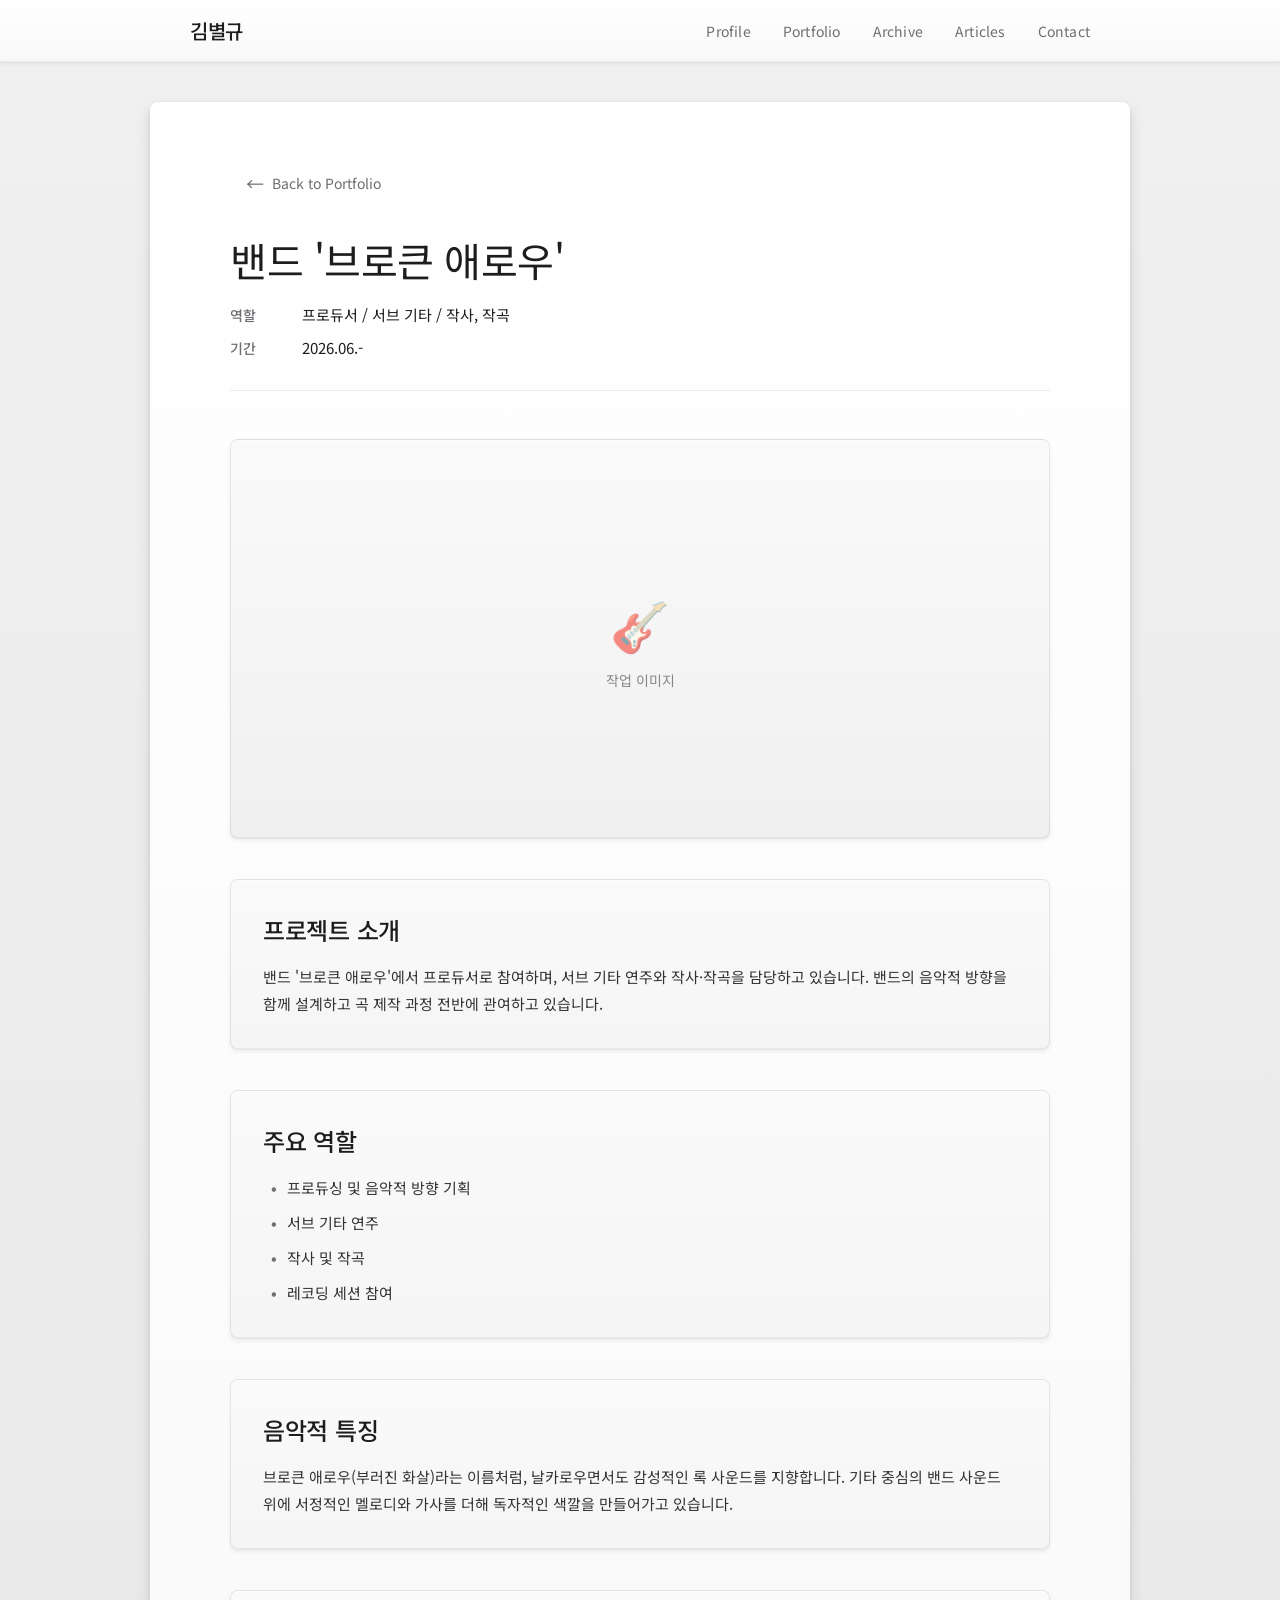
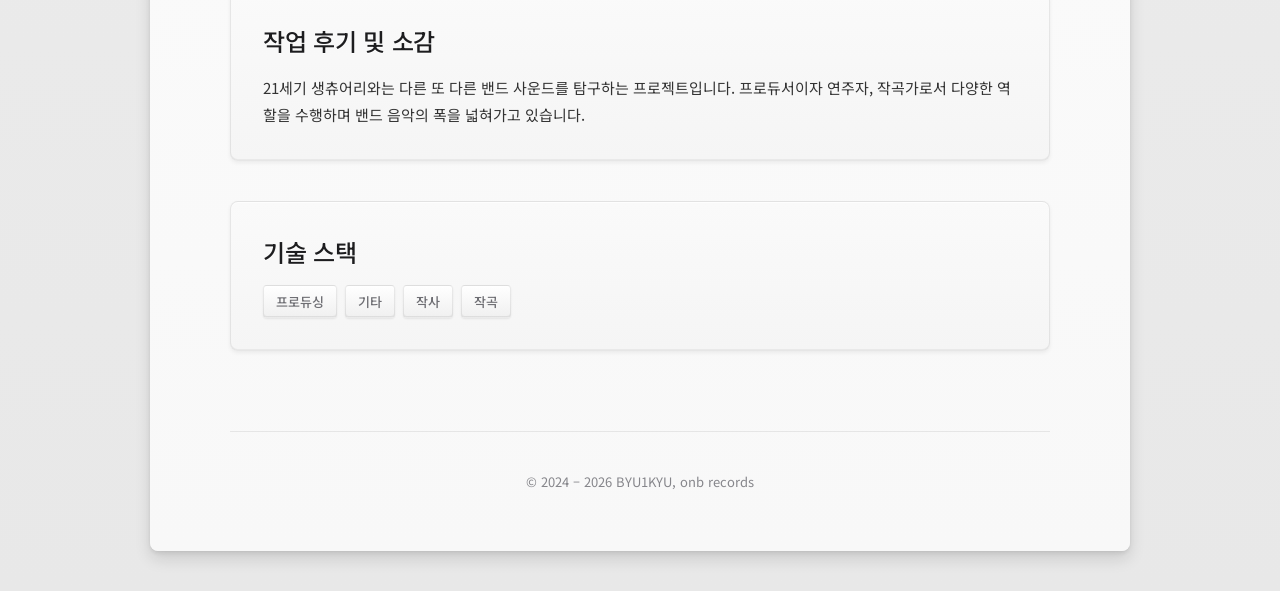
<file: portfolio/broken-arrow.html>
<!DOCTYPE html>
<html lang="ko">
<head>
    <meta charset="UTF-8">
    <meta name="viewport" content="width=device-width, initial-scale=1.0">
    <title>밴드 '브로큰 애로우' | 김별규</title>
    <link rel="stylesheet" href="../style.css">
</head>
<body>
    <nav class="navbar" id="site-nav"></nav>

    <div class="container">
        <div class="portfolio-detail">
            <a href="../index.html#portfolio" class="back-button">
                <span>←</span> Back to Portfolio
            </a>

            <div class="detail-header">
                <h1 class="detail-title">밴드 '브로큰 애로우'</h1>
                <div class="detail-meta">
                    <span class="meta-label">역할</span>
                    <span class="meta-value">프로듀서 / 서브 기타 / 작사, 작곡</span>
                </div>
                <div class="detail-meta">
                    <span class="meta-label">기간</span>
                    <span class="meta-value">2026.06.-</span>
                </div>
            </div>

            <div class="detail-content">
                <div class="detail-image-placeholder">
                    <div class="placeholder-content">
                        <span class="placeholder-icon">🎸</span>
                        <p>작업 이미지</p>
                    </div>
                </div>

                <div class="detail-section">
                    <h2>프로젝트 소개</h2>
                    <p>밴드 '브로큰 애로우'에서 프로듀서로 참여하며, 서브 기타 연주와 작사·작곡을 담당하고 있습니다. 밴드의 음악적 방향을 함께 설계하고 곡 제작 과정 전반에 관여하고 있습니다.</p>
                </div>

                <div class="detail-section">
                    <h2>주요 역할</h2>
                    <ul class="detail-list">
                        <li>프로듀싱 및 음악적 방향 기획</li>
                        <li>서브 기타 연주</li>
                        <li>작사 및 작곡</li>
                        <li>레코딩 세션 참여</li>
                    </ul>
                </div>

                <div class="detail-section">
                    <h2>음악적 특징</h2>
                    <p>브로큰 애로우(부러진 화살)라는 이름처럼, 날카로우면서도 감성적인 록 사운드를 지향합니다. 기타 중심의 밴드 사운드 위에 서정적인 멜로디와 가사를 더해 독자적인 색깔을 만들어가고 있습니다.</p>
                </div>

                <div class="detail-section">
                    <h2>작업 후기 및 소감</h2>
                    <p>21세기 생츄어리와는 다른 또 다른 밴드 사운드를 탐구하는 프로젝트입니다. 프로듀서이자 연주자, 작곡가로서 다양한 역할을 수행하며 밴드 음악의 폭을 넓혀가고 있습니다.</p>
                </div>

                <div class="detail-section">
                    <h2>기술 스택</h2>
                    <div class="tech-tags">
                        <span class="tech-tag">프로듀싱</span>
                        <span class="tech-tag">기타</span>
                        <span class="tech-tag">작사</span>
                        <span class="tech-tag">작곡</span>
                    </div>
                </div>
            </div>
        </div>

        <footer class="footer" id="site-footer"></footer>
    </div>

    <script src="../js/data.js"></script>
    <script src="../js/page.js"></script>
    <script src="../script.js"></script>
</body>
</html>
</file>
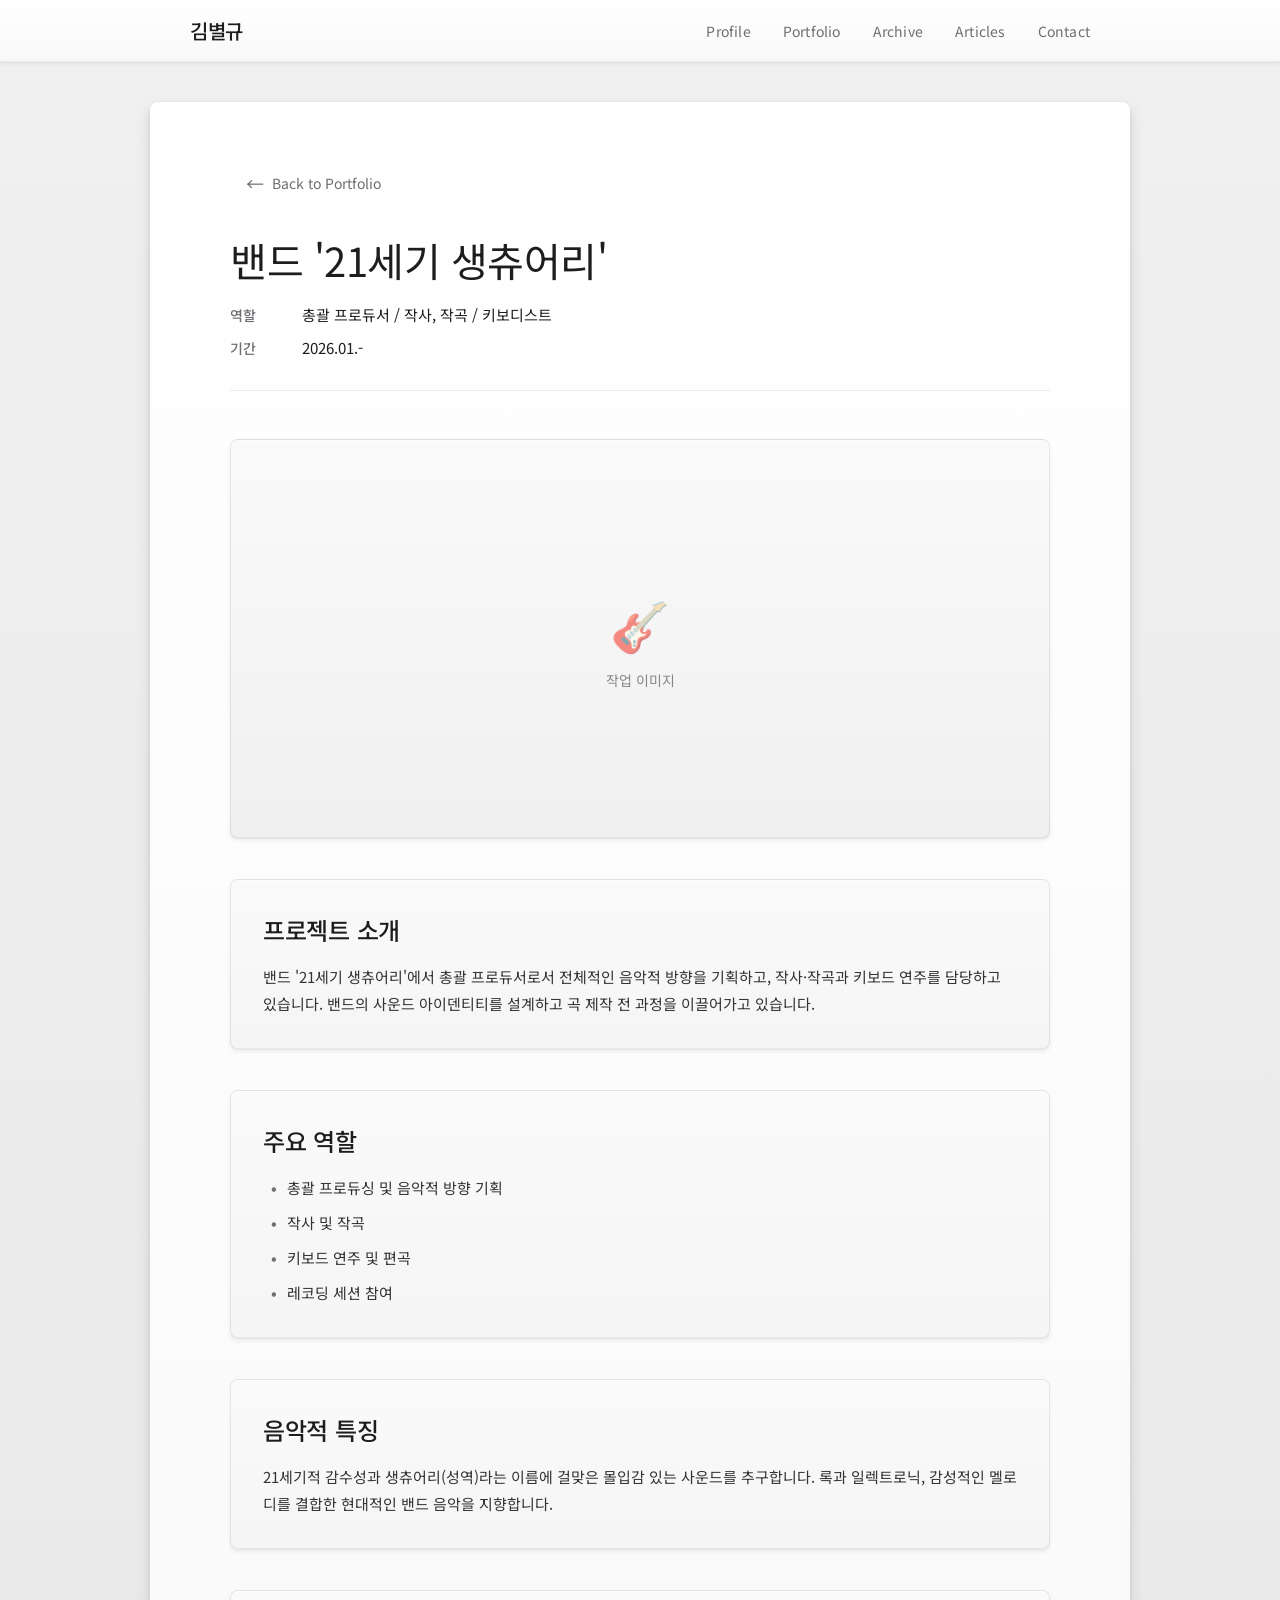
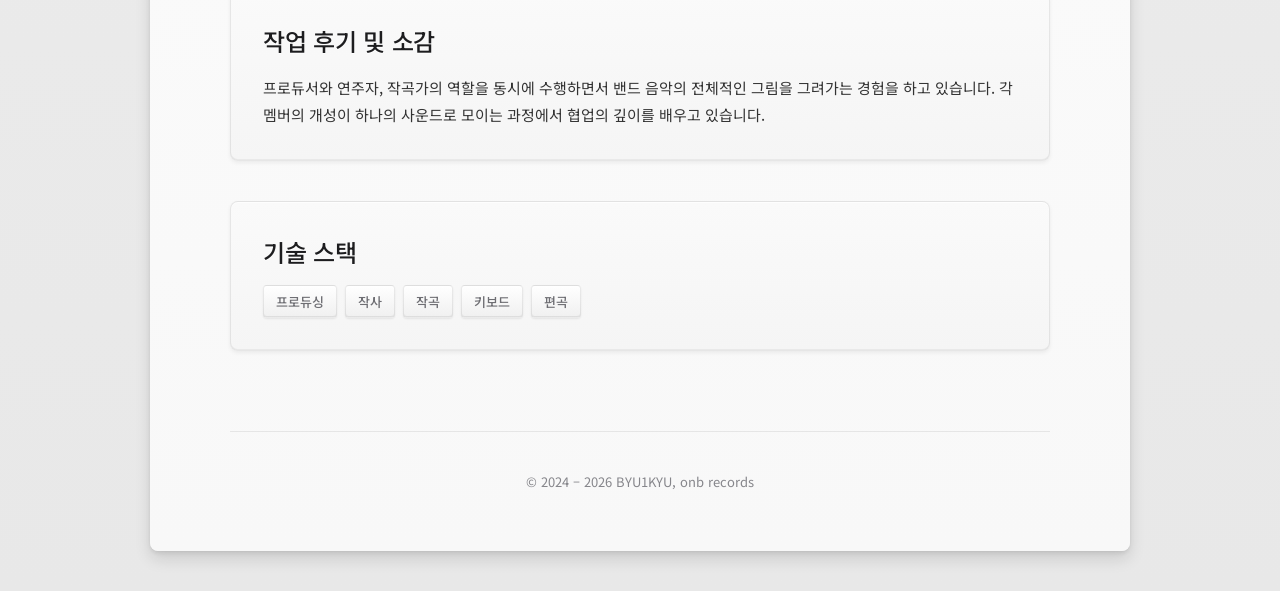
<file: portfolio/century-sanctuary.html>
<!DOCTYPE html>
<html lang="ko">
<head>
    <meta charset="UTF-8">
    <meta name="viewport" content="width=device-width, initial-scale=1.0">
    <title>밴드 '21세기 생츄어리' | 김별규</title>
    <link rel="stylesheet" href="../style.css">
</head>
<body>
    <nav class="navbar" id="site-nav"></nav>

    <div class="container">
        <div class="portfolio-detail">
            <a href="../index.html#portfolio" class="back-button">
                <span>←</span> Back to Portfolio
            </a>

            <div class="detail-header">
                <h1 class="detail-title">밴드 '21세기 생츄어리'</h1>
                <div class="detail-meta">
                    <span class="meta-label">역할</span>
                    <span class="meta-value">총괄 프로듀서 / 작사, 작곡 / 키보디스트</span>
                </div>
                <div class="detail-meta">
                    <span class="meta-label">기간</span>
                    <span class="meta-value">2026.01.-</span>
                </div>
            </div>

            <div class="detail-content">
                <div class="detail-image-placeholder">
                    <div class="placeholder-content">
                        <span class="placeholder-icon">🎸</span>
                        <p>작업 이미지</p>
                    </div>
                </div>

                <div class="detail-section">
                    <h2>프로젝트 소개</h2>
                    <p>밴드 '21세기 생츄어리'에서 총괄 프로듀서로서 전체적인 음악적 방향을 기획하고, 작사·작곡과 키보드 연주를 담당하고 있습니다. 밴드의 사운드 아이덴티티를 설계하고 곡 제작 전 과정을 이끌어가고 있습니다.</p>
                </div>

                <div class="detail-section">
                    <h2>주요 역할</h2>
                    <ul class="detail-list">
                        <li>총괄 프로듀싱 및 음악적 방향 기획</li>
                        <li>작사 및 작곡</li>
                        <li>키보드 연주 및 편곡</li>
                        <li>레코딩 세션 참여</li>
                    </ul>
                </div>

                <div class="detail-section">
                    <h2>음악적 특징</h2>
                    <p>21세기적 감수성과 생츄어리(성역)라는 이름에 걸맞은 몰입감 있는 사운드를 추구합니다. 록과 일렉트로닉, 감성적인 멜로디를 결합한 현대적인 밴드 음악을 지향합니다.</p>
                </div>

                <div class="detail-section">
                    <h2>작업 후기 및 소감</h2>
                    <p>프로듀서와 연주자, 작곡가의 역할을 동시에 수행하면서 밴드 음악의 전체적인 그림을 그려가는 경험을 하고 있습니다. 각 멤버의 개성이 하나의 사운드로 모이는 과정에서 협업의 깊이를 배우고 있습니다.</p>
                </div>

                <div class="detail-section">
                    <h2>기술 스택</h2>
                    <div class="tech-tags">
                        <span class="tech-tag">프로듀싱</span>
                        <span class="tech-tag">작사</span>
                        <span class="tech-tag">작곡</span>
                        <span class="tech-tag">키보드</span>
                        <span class="tech-tag">편곡</span>
                    </div>
                </div>
            </div>
        </div>

        <footer class="footer" id="site-footer"></footer>
    </div>

    <script src="../js/data.js"></script>
    <script src="../js/page.js"></script>
    <script src="../script.js"></script>
</body>
</html>
</file>
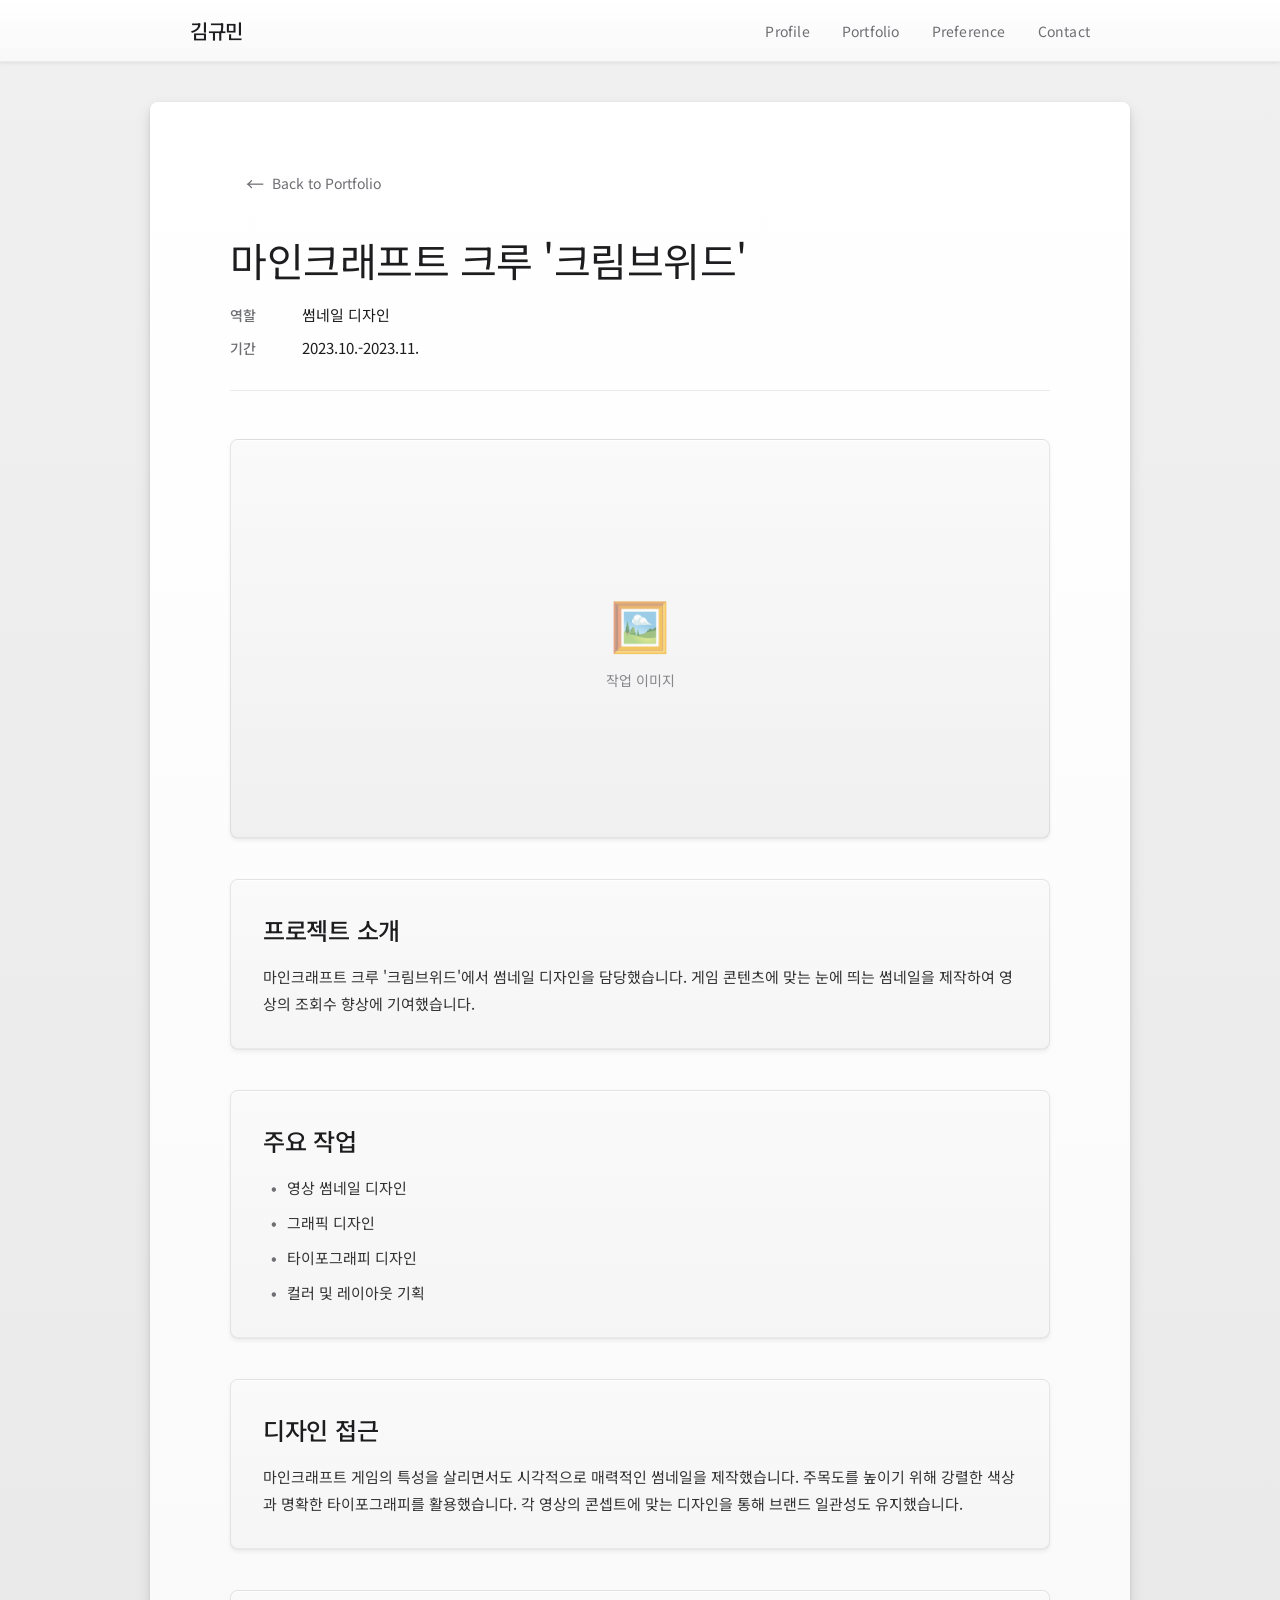
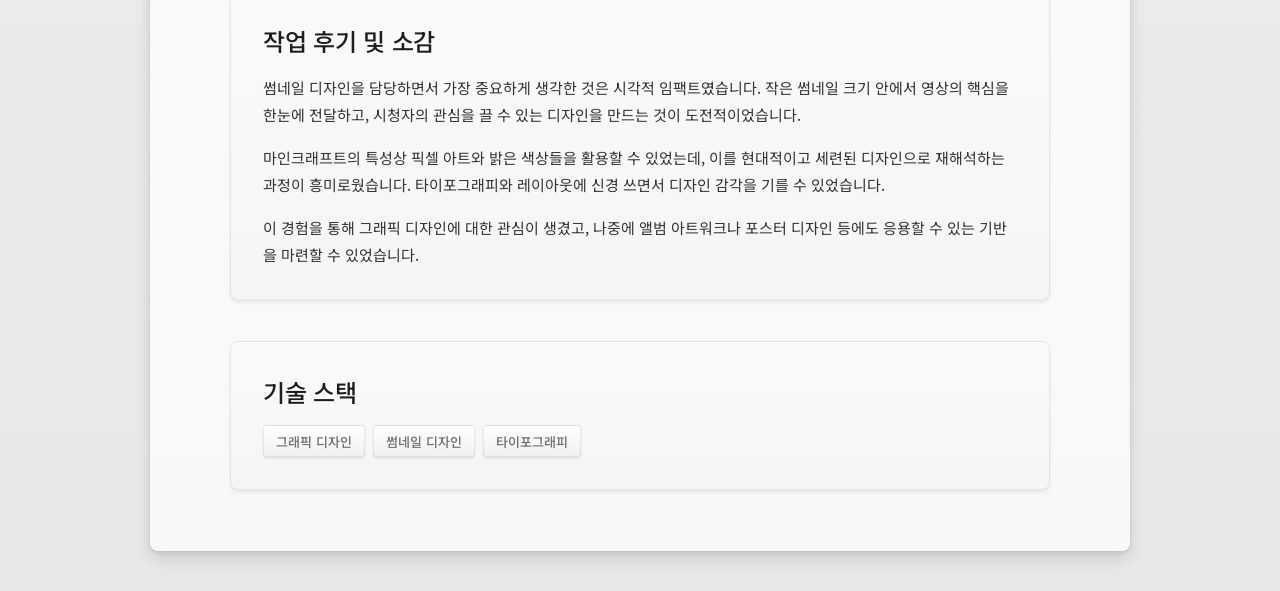
<file: portfolio/creambweed.html>
<!DOCTYPE html>
<html lang="ko">
<head>
    <meta charset="UTF-8">
    <meta name="viewport" content="width=device-width, initial-scale=1.0">
    <title>마인크래프트 크루 '크림브위드' | 김규민</title>
    <link rel="stylesheet" href="../style.css">
</head>
<body>
    <!-- Navigation -->
    <nav class="navbar">
        <div class="nav-container">
            <a href="../index.html" class="nav-logo">김규민</a>
            <div class="nav-menu">
                <a href="../index.html#profile" class="nav-link">Profile</a>
                <a href="../index.html#portfolio" class="nav-link">Portfolio</a>
                <a href="../index.html#preference" class="nav-link">Preference</a>
                <a href="../index.html#contact" class="nav-link">Contact</a>
            </div>
        </div>
    </nav>

    <div class="container">
        <div class="portfolio-detail">
            <a href="../index.html#portfolio" class="back-button">
                <span>←</span> Back to Portfolio
            </a>

            <div class="detail-header">
                <h1 class="detail-title">마인크래프트 크루 '크림브위드'</h1>
                <div class="detail-meta">
                    <span class="meta-label">역할</span>
                    <span class="meta-value">썸네일 디자인</span>
                </div>
                <div class="detail-meta">
                    <span class="meta-label">기간</span>
                    <span class="meta-value">2023.10.-2023.11.</span>
                </div>
            </div>

            <div class="detail-content">
                <div class="detail-image-placeholder">
                    <div class="placeholder-content">
                        <span class="placeholder-icon">🖼️</span>
                        <p>작업 이미지</p>
                    </div>
                </div>

                <div class="detail-section">
                    <h2>프로젝트 소개</h2>
                    <p>마인크래프트 크루 '크림브위드'에서 썸네일 디자인을 담당했습니다. 게임 콘텐츠에 맞는 눈에 띄는 썸네일을 제작하여 영상의 조회수 향상에 기여했습니다.</p>
                </div>

                <div class="detail-section">
                    <h2>주요 작업</h2>
                    <ul class="detail-list">
                        <li>영상 썸네일 디자인</li>
                        <li>그래픽 디자인</li>
                        <li>타이포그래피 디자인</li>
                        <li>컬러 및 레이아웃 기획</li>
                    </ul>
                </div>

                <div class="detail-section">
                    <h2>디자인 접근</h2>
                    <p>마인크래프트 게임의 특성을 살리면서도 시각적으로 매력적인 썸네일을 제작했습니다. 주목도를 높이기 위해 강렬한 색상과 명확한 타이포그래피를 활용했습니다. 각 영상의 콘셉트에 맞는 디자인을 통해 브랜드 일관성도 유지했습니다.</p>
                </div>

                <div class="detail-section">
                    <h2>작업 후기 및 소감</h2>
                    <p>썸네일 디자인을 담당하면서 가장 중요하게 생각한 것은 시각적 임팩트였습니다. 작은 썸네일 크기 안에서 영상의 핵심을 한눈에 전달하고, 시청자의 관심을 끌 수 있는 디자인을 만드는 것이 도전적이었습니다.</p>
                    <p>마인크래프트의 특성상 픽셀 아트와 밝은 색상들을 활용할 수 있었는데, 이를 현대적이고 세련된 디자인으로 재해석하는 과정이 흥미로웠습니다. 타이포그래피와 레이아웃에 신경 쓰면서 디자인 감각을 기를 수 있었습니다.</p>
                    <p>이 경험을 통해 그래픽 디자인에 대한 관심이 생겼고, 나중에 앨범 아트워크나 포스터 디자인 등에도 응용할 수 있는 기반을 마련할 수 있었습니다.</p>
                </div>

                <div class="detail-section">
                    <h2>기술 스택</h2>
                    <div class="tech-tags">
                        <span class="tech-tag">그래픽 디자인</span>
                        <span class="tech-tag">썸네일 디자인</span>
                        <span class="tech-tag">타이포그래피</span>
                    </div>
                </div>
            </div>
        </div>
    </div>

    <script src="../script.js"></script>
</body>
</html>
</file>
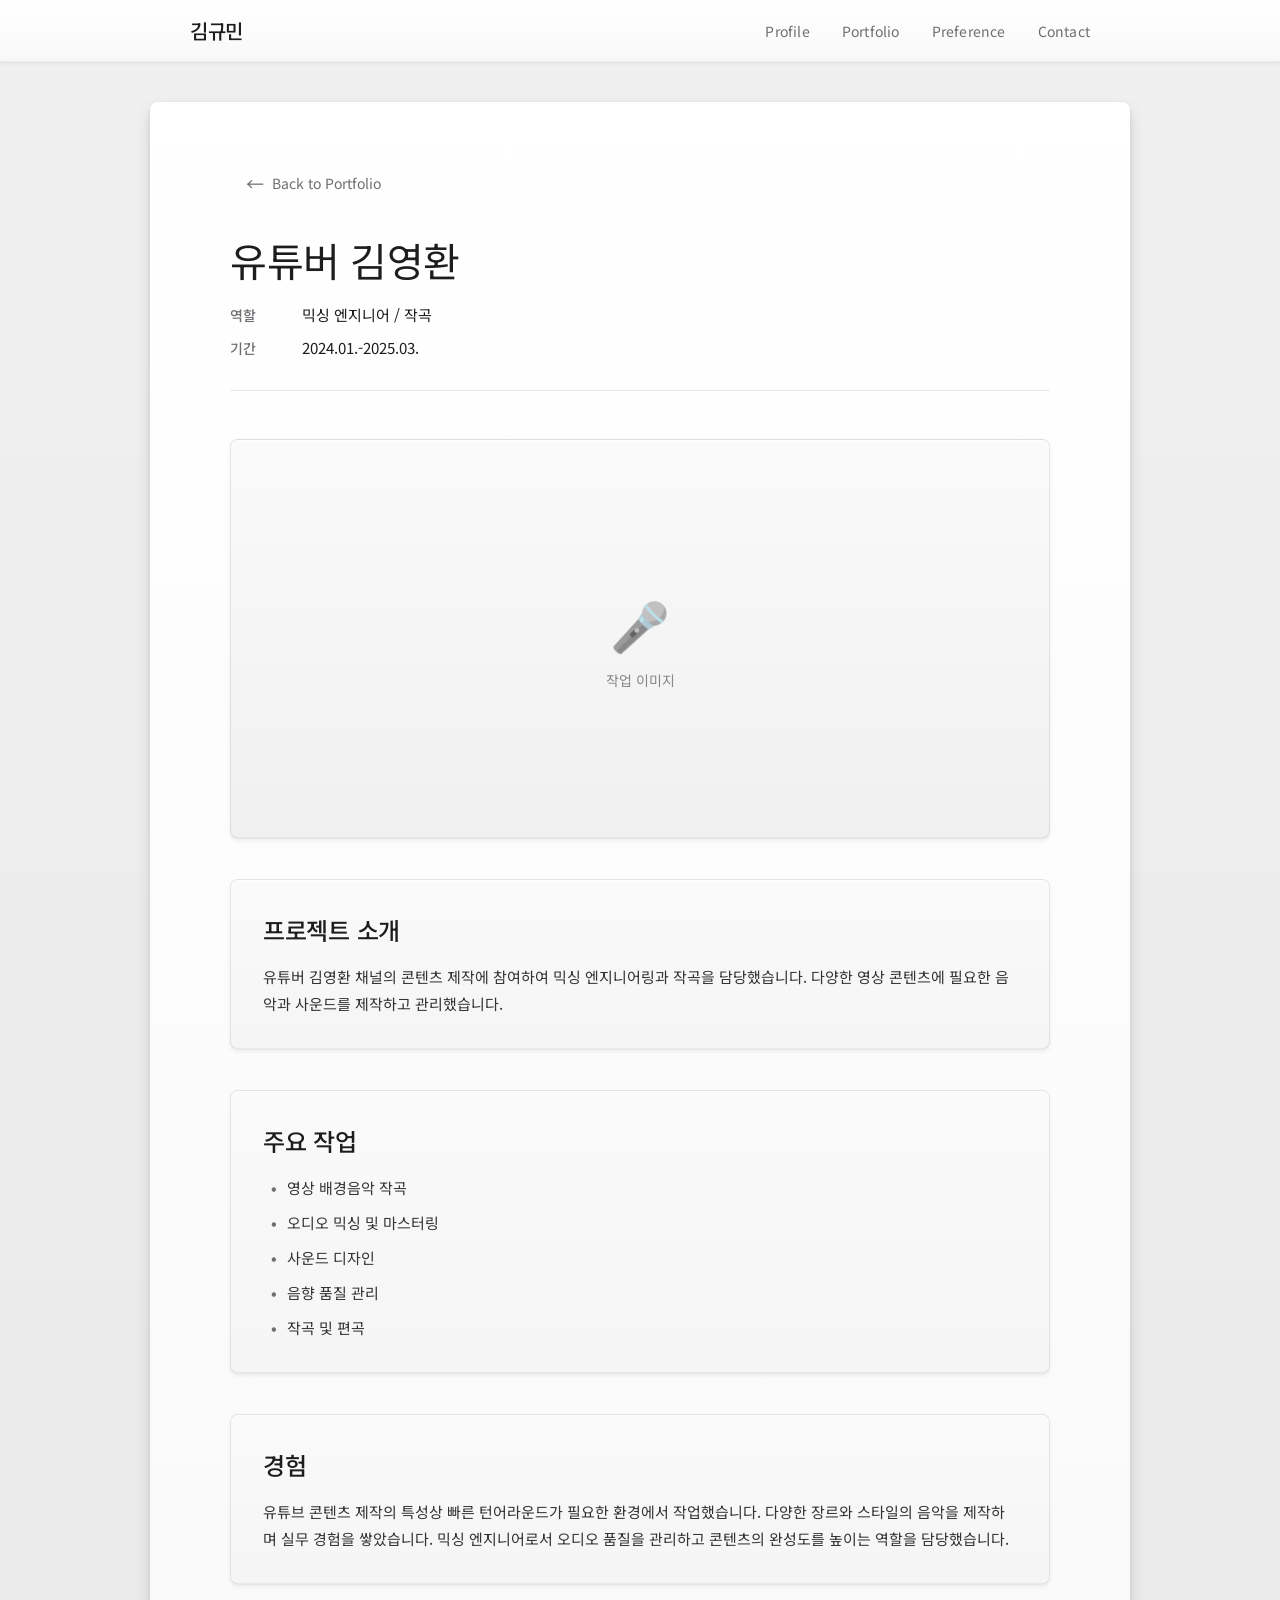
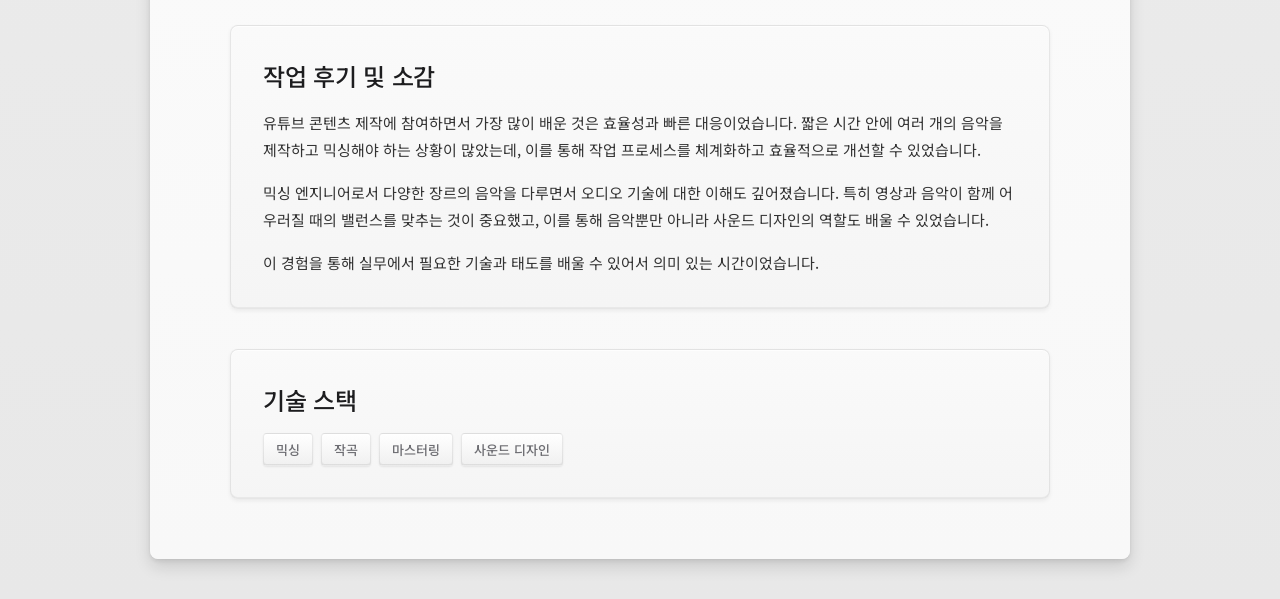
<file: portfolio/kim-young-hwan.html>
<!DOCTYPE html>
<html lang="ko">
<head>
    <meta charset="UTF-8">
    <meta name="viewport" content="width=device-width, initial-scale=1.0">
    <title>유튜버 김영환 | 김규민</title>
    <link rel="stylesheet" href="../style.css">
</head>
<body>
    <!-- Navigation -->
    <nav class="navbar">
        <div class="nav-container">
            <a href="../index.html" class="nav-logo">김규민</a>
            <div class="nav-menu">
                <a href="../index.html#profile" class="nav-link">Profile</a>
                <a href="../index.html#portfolio" class="nav-link">Portfolio</a>
                <a href="../index.html#preference" class="nav-link">Preference</a>
                <a href="../index.html#contact" class="nav-link">Contact</a>
            </div>
        </div>
    </nav>

    <div class="container">
        <div class="portfolio-detail">
            <a href="../index.html#portfolio" class="back-button">
                <span>←</span> Back to Portfolio
            </a>

            <div class="detail-header">
                <h1 class="detail-title">유튜버 김영환</h1>
                <div class="detail-meta">
                    <span class="meta-label">역할</span>
                    <span class="meta-value">믹싱 엔지니어 / 작곡</span>
                </div>
                <div class="detail-meta">
                    <span class="meta-label">기간</span>
                    <span class="meta-value">2024.01.-2025.03.</span>
                </div>
            </div>

            <div class="detail-content">
                <div class="detail-image-placeholder">
                    <div class="placeholder-content">
                        <span class="placeholder-icon">🎤</span>
                        <p>작업 이미지</p>
                    </div>
                </div>

                <div class="detail-section">
                    <h2>프로젝트 소개</h2>
                    <p>유튜버 김영환 채널의 콘텐츠 제작에 참여하여 믹싱 엔지니어링과 작곡을 담당했습니다. 다양한 영상 콘텐츠에 필요한 음악과 사운드를 제작하고 관리했습니다.</p>
                </div>

                <div class="detail-section">
                    <h2>주요 작업</h2>
                    <ul class="detail-list">
                        <li>영상 배경음악 작곡</li>
                        <li>오디오 믹싱 및 마스터링</li>
                        <li>사운드 디자인</li>
                        <li>음향 품질 관리</li>
                        <li>작곡 및 편곡</li>
                    </ul>
                </div>

                <div class="detail-section">
                    <h2>경험</h2>
                    <p>유튜브 콘텐츠 제작의 특성상 빠른 턴어라운드가 필요한 환경에서 작업했습니다. 다양한 장르와 스타일의 음악을 제작하며 실무 경험을 쌓았습니다. 믹싱 엔지니어로서 오디오 품질을 관리하고 콘텐츠의 완성도를 높이는 역할을 담당했습니다.</p>
                </div>

                <div class="detail-section">
                    <h2>작업 후기 및 소감</h2>
                    <p>유튜브 콘텐츠 제작에 참여하면서 가장 많이 배운 것은 효율성과 빠른 대응이었습니다. 짧은 시간 안에 여러 개의 음악을 제작하고 믹싱해야 하는 상황이 많았는데, 이를 통해 작업 프로세스를 체계화하고 효율적으로 개선할 수 있었습니다.</p>
                    <p>믹싱 엔지니어로서 다양한 장르의 음악을 다루면서 오디오 기술에 대한 이해도 깊어졌습니다. 특히 영상과 음악이 함께 어우러질 때의 밸런스를 맞추는 것이 중요했고, 이를 통해 음악뿐만 아니라 사운드 디자인의 역할도 배울 수 있었습니다.</p>
                    <p>이 경험을 통해 실무에서 필요한 기술과 태도를 배울 수 있어서 의미 있는 시간이었습니다.</p>
                </div>

                <div class="detail-section">
                    <h2>기술 스택</h2>
                    <div class="tech-tags">
                        <span class="tech-tag">믹싱</span>
                        <span class="tech-tag">작곡</span>
                        <span class="tech-tag">마스터링</span>
                        <span class="tech-tag">사운드 디자인</span>
                    </div>
                </div>
            </div>
        </div>
    </div>

    <script src="../script.js"></script>
</body>
</html>
</file>
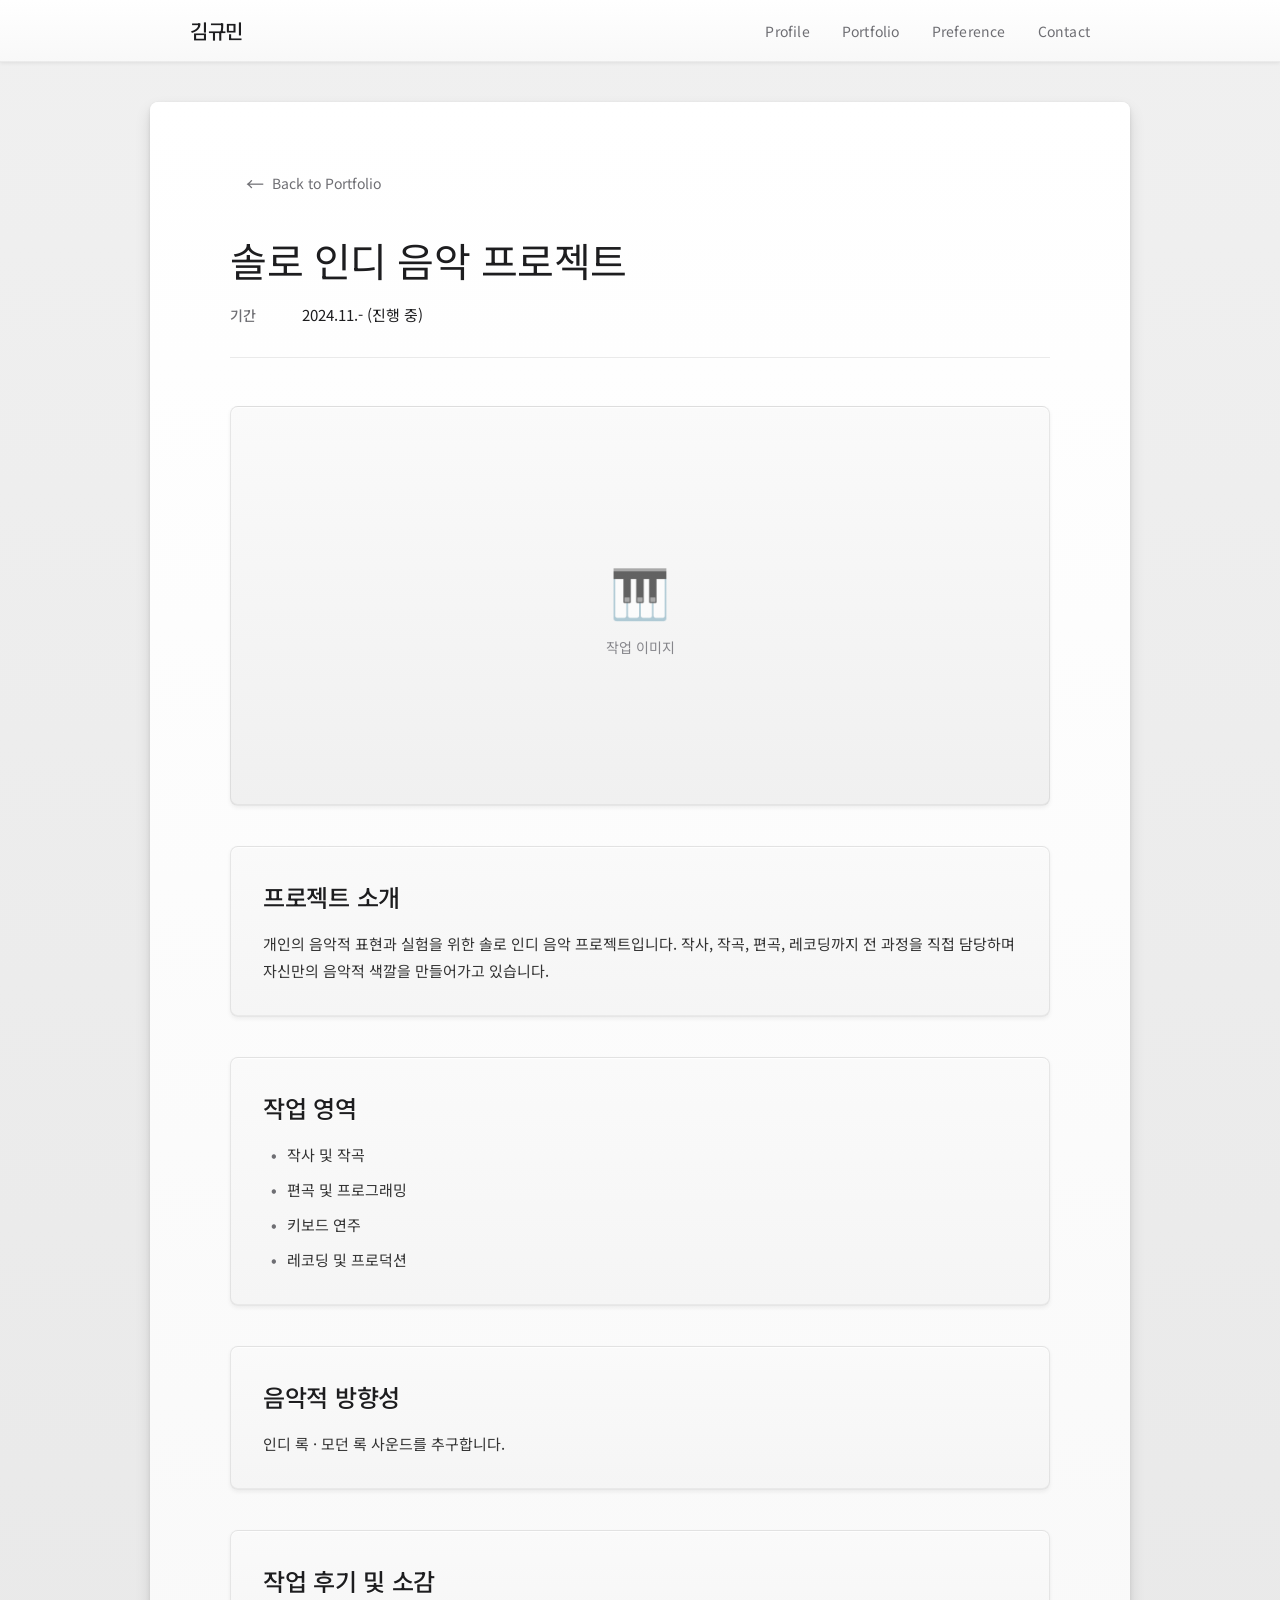
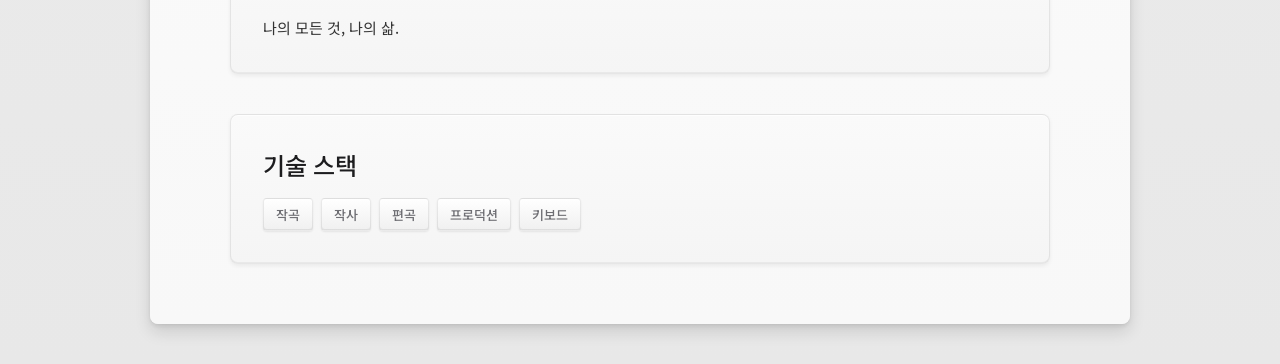
<file: portfolio/solo-indie.html>
<!DOCTYPE html>
<html lang="ko">
<head>
    <meta charset="UTF-8">
    <meta name="viewport" content="width=device-width, initial-scale=1.0">
    <title>솔로 인디 음악 프로젝트 | 김규민</title>
    <link rel="stylesheet" href="../style.css">
</head>
<body>
    <!-- Navigation -->
    <nav class="navbar">
        <div class="nav-container">
            <a href="../index.html" class="nav-logo">김규민</a>
            <div class="nav-menu">
                <a href="../index.html#profile" class="nav-link">Profile</a>
                <a href="../index.html#portfolio" class="nav-link">Portfolio</a>
                <a href="../index.html#preference" class="nav-link">Preference</a>
                <a href="../index.html#contact" class="nav-link">Contact</a>
            </div>
        </div>
    </nav>

    <div class="container">
        <div class="portfolio-detail">
            <a href="../index.html#portfolio" class="back-button">
                <span>←</span> Back to Portfolio
            </a>

            <div class="detail-header">
                <h1 class="detail-title">솔로 인디 음악 프로젝트</h1>
                <div class="detail-meta">
                    <span class="meta-label">기간</span>
                    <span class="meta-value">2024.11.- (진행 중)</span>
                </div>
            </div>

            <div class="detail-content">
                <div class="detail-image-placeholder">
                    <div class="placeholder-content">
                        <span class="placeholder-icon">🎹</span>
                        <p>작업 이미지</p>
                    </div>
                </div>

                <div class="detail-section">
                    <h2>프로젝트 소개</h2>
                    <p>개인의 음악적 표현과 실험을 위한 솔로 인디 음악 프로젝트입니다. 작사, 작곡, 편곡, 레코딩까지 전 과정을 직접 담당하며 자신만의 음악적 색깔을 만들어가고 있습니다.</p>
                </div>

                <div class="detail-section">
                    <h2>작업 영역</h2>
                    <ul class="detail-list">
                        <li>작사 및 작곡</li>
                        <li>편곡 및 프로그래밍</li>
                        <li>키보드 연주</li>
                        <li>레코딩 및 프로덕션</li>
                    </ul>
                </div>

                <div class="detail-section">
                    <h2>음악적 방향성</h2>
                    <p>인디 록 · 모던 록 사운드를 추구합니다.</p>
                </div>

                <div class="detail-section">
                    <h2>작업 후기 및 소감</h2>
                    <p>나의 모든 것, 나의 삶.</p>
                </div>

                <div class="detail-section">
                    <h2>기술 스택</h2>
                    <div class="tech-tags">
                        <span class="tech-tag">작곡</span>
                        <span class="tech-tag">작사</span>
                        <span class="tech-tag">편곡</span>
                        <span class="tech-tag">프로덕션</span>
                        <span class="tech-tag">키보드</span>
                    </div>
                </div>
            </div>
        </div>
    </div>

    <script src="../script.js"></script>
</body>
</html>
</file>
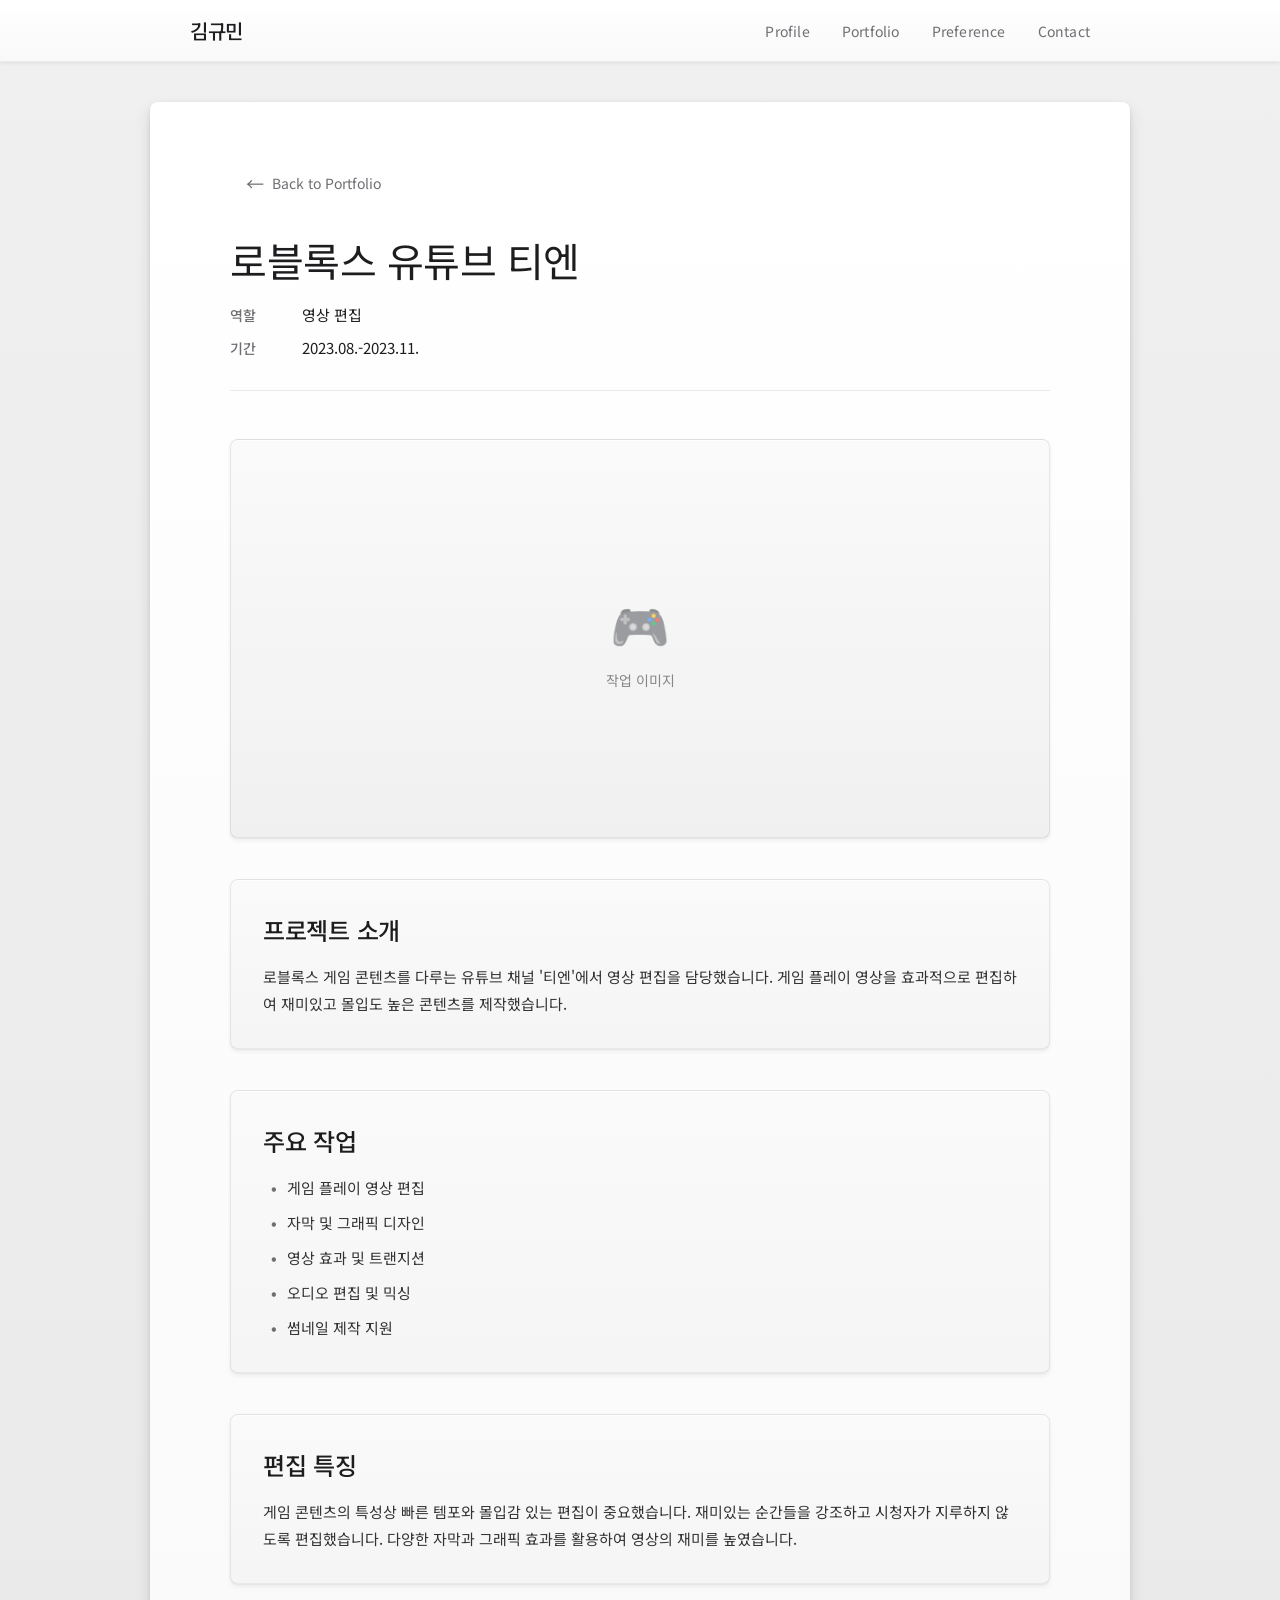
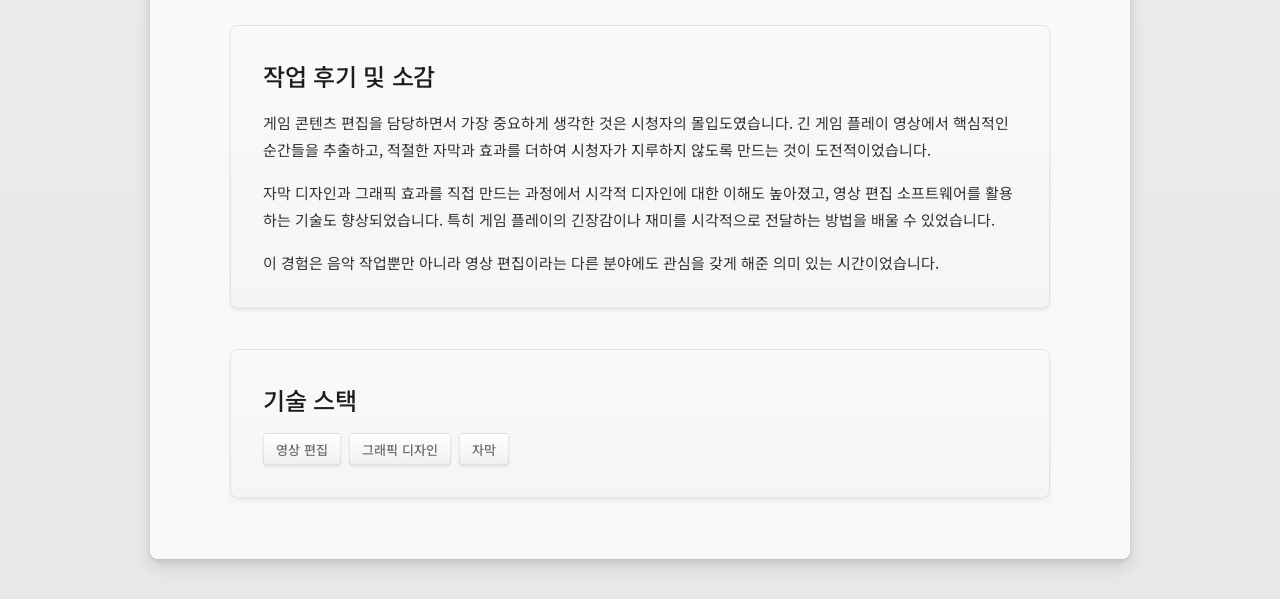
<file: portfolio/teen-roblox.html>
<!DOCTYPE html>
<html lang="ko">
<head>
    <meta charset="UTF-8">
    <meta name="viewport" content="width=device-width, initial-scale=1.0">
    <title>로블록스 유튜브 티엔 | 김규민</title>
    <link rel="stylesheet" href="../style.css">
</head>
<body>
    <!-- Navigation -->
    <nav class="navbar">
        <div class="nav-container">
            <a href="../index.html" class="nav-logo">김규민</a>
            <div class="nav-menu">
                <a href="../index.html#profile" class="nav-link">Profile</a>
                <a href="../index.html#portfolio" class="nav-link">Portfolio</a>
                <a href="../index.html#preference" class="nav-link">Preference</a>
                <a href="../index.html#contact" class="nav-link">Contact</a>
            </div>
        </div>
    </nav>

    <div class="container">
        <div class="portfolio-detail">
            <a href="../index.html#portfolio" class="back-button">
                <span>←</span> Back to Portfolio
            </a>

            <div class="detail-header">
                <h1 class="detail-title">로블록스 유튜브 티엔</h1>
                <div class="detail-meta">
                    <span class="meta-label">역할</span>
                    <span class="meta-value">영상 편집</span>
                </div>
                <div class="detail-meta">
                    <span class="meta-label">기간</span>
                    <span class="meta-value">2023.08.-2023.11.</span>
                </div>
            </div>

            <div class="detail-content">
                <div class="detail-image-placeholder">
                    <div class="placeholder-content">
                        <span class="placeholder-icon">🎮</span>
                        <p>작업 이미지</p>
                    </div>
                </div>

                <div class="detail-section">
                    <h2>프로젝트 소개</h2>
                    <p>로블록스 게임 콘텐츠를 다루는 유튜브 채널 '티엔'에서 영상 편집을 담당했습니다. 게임 플레이 영상을 효과적으로 편집하여 재미있고 몰입도 높은 콘텐츠를 제작했습니다.</p>
                </div>

                <div class="detail-section">
                    <h2>주요 작업</h2>
                    <ul class="detail-list">
                        <li>게임 플레이 영상 편집</li>
                        <li>자막 및 그래픽 디자인</li>
                        <li>영상 효과 및 트랜지션</li>
                        <li>오디오 편집 및 믹싱</li>
                        <li>썸네일 제작 지원</li>
                    </ul>
                </div>

                <div class="detail-section">
                    <h2>편집 특징</h2>
                    <p>게임 콘텐츠의 특성상 빠른 템포와 몰입감 있는 편집이 중요했습니다. 재미있는 순간들을 강조하고 시청자가 지루하지 않도록 편집했습니다. 다양한 자막과 그래픽 효과를 활용하여 영상의 재미를 높였습니다.</p>
                </div>

                <div class="detail-section">
                    <h2>작업 후기 및 소감</h2>
                    <p>게임 콘텐츠 편집을 담당하면서 가장 중요하게 생각한 것은 시청자의 몰입도였습니다. 긴 게임 플레이 영상에서 핵심적인 순간들을 추출하고, 적절한 자막과 효과를 더하여 시청자가 지루하지 않도록 만드는 것이 도전적이었습니다.</p>
                    <p>자막 디자인과 그래픽 효과를 직접 만드는 과정에서 시각적 디자인에 대한 이해도 높아졌고, 영상 편집 소프트웨어를 활용하는 기술도 향상되었습니다. 특히 게임 플레이의 긴장감이나 재미를 시각적으로 전달하는 방법을 배울 수 있었습니다.</p>
                    <p>이 경험은 음악 작업뿐만 아니라 영상 편집이라는 다른 분야에도 관심을 갖게 해준 의미 있는 시간이었습니다.</p>
                </div>

                <div class="detail-section">
                    <h2>기술 스택</h2>
                    <div class="tech-tags">
                        <span class="tech-tag">영상 편집</span>
                        <span class="tech-tag">그래픽 디자인</span>
                        <span class="tech-tag">자막</span>
                    </div>
                </div>
            </div>
        </div>
    </div>

    <script src="../script.js"></script>
</body>
</html>
</file>
<file: style.css>
/* 2011 Apple-style Skeuomorphism */
@import url('https://fonts.googleapis.com/css2?family=Noto+Sans+KR:wght@300;400;500;600;700&display=swap');

* {
    margin: 0;
    padding: 0;
    box-sizing: border-box;
}

body {
    font-family: -apple-system, BlinkMacSystemFont, 'Noto Sans KR', 'Segoe UI', 'Helvetica Neue', Arial, sans-serif;
    background: linear-gradient(to bottom, #f0f0f0 0%, #e8e8e8 100%);
    min-height: 100vh;
    padding: 0 0 40px 0;
    color: #333;
    -webkit-font-smoothing: antialiased;
    -moz-osx-font-smoothing: grayscale;
}

/* Navigation Bar */
.navbar {
    background: linear-gradient(to bottom, rgba(255, 255, 255, 0.95) 0%, rgba(248, 248, 248, 0.95) 100%);
    border-bottom: 1px solid rgba(0, 0, 0, 0.08);
    box-shadow: 0 1px 4px rgba(0, 0, 0, 0.08);
    position: sticky;
    top: 0;
    z-index: 1000;
    backdrop-filter: blur(10px);
    -webkit-backdrop-filter: blur(10px);
}

.nav-container {
    max-width: 980px;
    margin: 0 auto;
    padding: 16px 40px;
    display: flex;
    justify-content: space-between;
    align-items: center;
}

.nav-logo {
    font-size: 20px;
    font-weight: 500;
    color: #1d1d1f;
    text-decoration: none;
    letter-spacing: -0.3px;
    text-shadow: 0 1px 0 rgba(255, 255, 255, 0.8);
    transition: opacity 0.2s ease;
}

.nav-logo:hover {
    opacity: 0.7;
}

.nav-menu {
    display: flex;
    gap: 32px;
}

.nav-link {
    font-size: 14px;
    font-weight: 400;
    color: #6e6e73;
    text-decoration: none;
    letter-spacing: 0.2px;
    transition: color 0.2s ease;
    position: relative;
}

.nav-link:hover {
    color: #1d1d1f;
}

.nav-link::after {
    content: '';
    position: absolute;
    bottom: -4px;
    left: 0;
    width: 0;
    height: 1px;
    background: #1d1d1f;
    transition: width 0.2s ease;
}

.nav-link:hover::after {
    width: 100%;
}

.container {
    max-width: 980px;
    margin: 0 auto;
    background: linear-gradient(to bottom, #ffffff 0%, #f8f8f8 100%);
    border-radius: 8px;
    box-shadow: 
        0 1px 0 rgba(255, 255, 255, 0.6) inset,
        0 0 1px rgba(0, 0, 0, 0.1),
        0 2px 4px rgba(0, 0, 0, 0.08),
        0 8px 16px rgba(0, 0, 0, 0.12);
    padding: 60px 80px;
    margin-top: 40px;
    position: relative;
    overflow: hidden;
}

.container::before {
    content: '';
    position: absolute;
    top: 0;
    left: 0;
    right: 0;
    height: 1px;
    background: linear-gradient(to right, 
        transparent 0%, 
        rgba(255, 255, 255, 0.8) 20%, 
        rgba(255, 255, 255, 0.8) 80%, 
        transparent 100%);
}

/* Header */
.header {
    text-align: center;
    margin-bottom: 60px;
    padding-bottom: 40px;
    border-bottom: 1px solid rgba(0, 0, 0, 0.08);
    position: relative;
}

/* Introduction Section */
.introduction-section {
    margin-bottom: 80px;
}

.introduction-card {
    background: linear-gradient(to bottom, #fafafa 0%, #f5f5f5 100%);
    border: 1px solid rgba(0, 0, 0, 0.08);
    border-radius: 8px;
    padding: 40px;
    box-shadow: 
        0 1px 0 rgba(255, 255, 255, 0.8) inset,
        0 -1px 0 rgba(0, 0, 0, 0.05) inset,
        0 2px 4px rgba(0, 0, 0, 0.06);
}

.introduction-text {
    font-size: 17px;
    line-height: 1.8;
    color: #1d1d1f;
    text-align: center;
    letter-spacing: -0.2px;
}

.header::after {
    content: '';
    position: absolute;
    bottom: -1px;
    left: 50%;
    transform: translateX(-50%);
    width: 100px;
    height: 1px;
    background: linear-gradient(to right, transparent, rgba(0, 0, 0, 0.1), transparent);
}

.main-title {
    font-size: 48px;
    font-weight: 300;
    letter-spacing: -0.5px;
    color: #1d1d1f;
    margin-bottom: 8px;
    text-shadow: 0 1px 0 rgba(255, 255, 255, 0.8);
}

.subtitle {
    font-size: 18px;
    font-weight: 400;
    color: #86868b;
    letter-spacing: 0.5px;
    text-transform: uppercase;
}

/* Section Styles */
.section {
    margin-bottom: 60px;
}

.section-header {
    margin-bottom: 32px;
}

.section-title {
    font-size: 32px;
    font-weight: 500;
    color: #1d1d1f;
    letter-spacing: -0.3px;
    text-shadow: 0 1px 0 rgba(255, 255, 255, 0.8);
}

/* Profile Section */
.profile-card {
    background: linear-gradient(to bottom, #fafafa 0%, #f5f5f5 100%);
    border: 1px solid rgba(0, 0, 0, 0.08);
    border-radius: 8px;
    padding: 32px;
    box-shadow: 
        0 1px 0 rgba(255, 255, 255, 0.8) inset,
        0 -1px 0 rgba(0, 0, 0, 0.05) inset,
        0 2px 4px rgba(0, 0, 0, 0.06);
    position: relative;
}

.profile-info {
    display: flex;
    flex-direction: column;
    gap: 16px;
}

.info-row {
    display: flex;
    align-items: baseline;
    padding: 12px 0;
    border-bottom: 1px solid rgba(0, 0, 0, 0.05);
    transition: all 0.2s ease;
}

.info-row:last-child {
    border-bottom: none;
}

.info-row:hover {
    padding-left: 8px;
}

.label {
    font-weight: 500;
    color: #6e6e73;
    min-width: 120px;
    font-size: 15px;
    letter-spacing: 0.2px;
}

.value {
    color: #1d1d1f;
    font-size: 15px;
    flex: 1;
}

.hanja,
.sub-label {
    color: #86868b;
    font-size: 14px;
}

.arrow {
    color: #86868b;
    margin: 0 8px;
}

/* Portfolio Section */
.subsection {
    margin-bottom: 48px;
}

.subsection:last-child {
    margin-bottom: 0;
}

.subsection-title {
    font-size: 20px;
    font-weight: 500;
    color: #6e6e73;
    margin-bottom: 24px;
    letter-spacing: -0.2px;
}

.portfolio-items {
    display: grid;
    grid-template-columns: repeat(auto-fill, minmax(280px, 1fr));
    gap: 20px;
}

.portfolio-item {
    background: linear-gradient(to bottom, #ffffff 0%, #fafafa 100%);
    border: 1px solid rgba(0, 0, 0, 0.08);
    border-radius: 8px;
    padding: 24px;
    position: relative;
    box-shadow: 
        0 1px 0 rgba(255, 255, 255, 0.8) inset,
        0 -1px 0 rgba(0, 0, 0, 0.05) inset,
        0 2px 4px rgba(0, 0, 0, 0.06);
    transition: all 0.2s cubic-bezier(0.4, 0, 0.2, 1);
    cursor: pointer;
    text-decoration: none;
    display: block;
    color: inherit;
}

.portfolio-item:hover {
    transform: translateY(-2px);
    box-shadow: 
        0 1px 0 rgba(255, 255, 255, 0.8) inset,
        0 -1px 0 rgba(0, 0, 0, 0.05) inset,
        0 4px 8px rgba(0, 0, 0, 0.1),
        0 8px 16px rgba(0, 0, 0, 0.08);
}

.portfolio-item.featured {
    background: linear-gradient(to bottom, #f8f8f8 0%, #f0f0f0 100%);
    border-color: rgba(0, 0, 0, 0.12);
}

.badge {
    position: absolute;
    top: 12px;
    right: 12px;
    background: linear-gradient(to bottom, #ffffff 0%, #e8e8e8 100%);
    color: #6e6e73;
    padding: 4px 10px;
    border-radius: 4px;
    font-size: 11px;
    font-weight: 600;
    text-transform: uppercase;
    letter-spacing: 0.5px;
    box-shadow: 
        0 1px 0 rgba(255, 255, 255, 0.9) inset,
        0 -1px 0 rgba(0, 0, 0, 0.1) inset,
        0 1px 2px rgba(0, 0, 0, 0.1);
    border: 1px solid rgba(0, 0, 0, 0.08);
}

.item-content {
    margin-top: 4px;
}

.item-title {
    font-weight: 500;
    font-size: 16px;
    color: #1d1d1f;
    margin-bottom: 8px;
    line-height: 1.4;
}

.item-role {
    color: #6e6e73;
    font-size: 14px;
    margin-bottom: 6px;
}

.item-period {
    color: #86868b;
    font-size: 13px;
}

.section-desc {
    color: #86868b;
    font-size: 15px;
    margin: -16px 0 24px 0;
    letter-spacing: -0.1px;
}

.list-items {
    display: grid;
    grid-template-columns: repeat(auto-fill, minmax(280px, 1fr));
    gap: 20px;
}

.list-card {
    background: linear-gradient(to bottom, #ffffff 0%, #fafafa 100%);
    border: 1px solid rgba(0, 0, 0, 0.08);
    border-radius: 8px;
    padding: 24px;
    position: relative;
    box-shadow:
        0 1px 0 rgba(255, 255, 255, 0.8) inset,
        0 -1px 0 rgba(0, 0, 0, 0.05) inset,
        0 2px 4px rgba(0, 0, 0, 0.06);
    transition: all 0.2s cubic-bezier(0.4, 0, 0.2, 1);
    cursor: pointer;
    text-decoration: none;
    display: block;
    color: inherit;
}

.list-card:hover {
    transform: translateY(-2px);
    box-shadow:
        0 1px 0 rgba(255, 255, 255, 0.8) inset,
        0 -1px 0 rgba(0, 0, 0, 0.05) inset,
        0 4px 8px rgba(0, 0, 0, 0.1),
        0 8px 16px rgba(0, 0, 0, 0.08);
}

.article-card .item-excerpt {
    color: #6e6e73;
    font-size: 14px;
    line-height: 1.6;
    margin-bottom: 8px;
}

.article-body {
    display: flex;
    flex-direction: column;
    gap: 24px;
}

.article-body p {
    font-size: 16px;
    line-height: 1.9;
    color: #333;
}

.article-meta {
    color: #86868b;
    font-size: 14px;
    margin-bottom: 8px;
}

/* Preference Section */
.preference-card {
    display: grid;
    grid-template-columns: repeat(auto-fit, minmax(300px, 1fr));
    gap: 20px;
}

.preference-item {
    background: linear-gradient(to bottom, #fafafa 0%, #f5f5f5 100%);
    border: 1px solid rgba(0, 0, 0, 0.08);
    border-radius: 8px;
    padding: 28px;
    box-shadow: 
        0 1px 0 rgba(255, 255, 255, 0.8) inset,
        0 -1px 0 rgba(0, 0, 0, 0.05) inset,
        0 2px 4px rgba(0, 0, 0, 0.06);
    transition: all 0.2s ease;
}

.preference-item:hover {
    transform: translateY(-2px);
    box-shadow: 
        0 1px 0 rgba(255, 255, 255, 0.8) inset,
        0 -1px 0 rgba(0, 0, 0, 0.05) inset,
        0 4px 8px rgba(0, 0, 0, 0.1);
}

.preference-content h4 {
    color: #6e6e73;
    margin-bottom: 10px;
    font-size: 14px;
    font-weight: 600;
    text-transform: uppercase;
    letter-spacing: 0.5px;
}

.preference-content p {
    color: #1d1d1f;
    line-height: 1.6;
    font-size: 15px;
}

/* Contact Section */
.contact-items {
    display: flex;
    flex-direction: column;
    gap: 12px;
}

.contact-link {
    display: flex;
    align-items: center;
    justify-content: space-between;
    background: linear-gradient(to bottom, #ffffff 0%, #fafafa 100%);
    border: 1px solid rgba(0, 0, 0, 0.08);
    border-radius: 8px;
    padding: 16px 20px;
    text-decoration: none;
    color: #1d1d1f;
    box-shadow: 
        0 1px 0 rgba(255, 255, 255, 0.8) inset,
        0 -1px 0 rgba(0, 0, 0, 0.05) inset,
        0 2px 4px rgba(0, 0, 0, 0.06);
    transition: all 0.2s cubic-bezier(0.4, 0, 0.2, 1);
    position: relative;
    overflow: hidden;
}

.contact-link::after {
    content: '→';
    color: #86868b;
    font-size: 16px;
    transition: transform 0.2s ease;
}

.contact-link:hover {
    transform: translateX(4px);
    box-shadow: 
        0 1px 0 rgba(255, 255, 255, 0.8) inset,
        0 -1px 0 rgba(0, 0, 0, 0.05) inset,
        0 4px 8px rgba(0, 0, 0, 0.1);
}

.contact-link:hover::after {
    transform: translateX(4px);
}

.contact-label {
    font-weight: 500;
    font-size: 15px;
    color: #6e6e73;
    min-width: 100px;
}

.contact-value {
    font-size: 15px;
    color: #1d1d1f;
    flex: 1;
    text-align: right;
    margin-right: 12px;
}

/* Footer */
.footer {
    text-align: center;
    margin-top: 80px;
    padding-top: 40px;
    border-top: 1px solid rgba(0, 0, 0, 0.08);
    color: #86868b;
    font-size: 13px;
}

/* Portfolio Detail Page */
.portfolio-detail {
    max-width: 900px;
    margin: 0 auto;
}

.back-button {
    display: inline-flex;
    align-items: center;
    gap: 8px;
    font-size: 14px;
    color: #6e6e73;
    text-decoration: none;
    margin-bottom: 32px;
    padding: 8px 16px;
    border-radius: 6px;
    transition: all 0.2s ease;
}

.back-button:hover {
    background: rgba(0, 0, 0, 0.04);
    color: #1d1d1f;
}

.back-button span {
    font-size: 18px;
}

.detail-header {
    margin-bottom: 48px;
    padding-bottom: 32px;
    border-bottom: 1px solid rgba(0, 0, 0, 0.08);
    position: relative;
}

.detail-title {
    font-size: 40px;
    font-weight: 400;
    color: #1d1d1f;
    margin-bottom: 20px;
    letter-spacing: -0.5px;
    text-shadow: 0 1px 0 rgba(255, 255, 255, 0.8);
    line-height: 1.2;
}

.detail-meta {
    display: flex;
    align-items: center;
    gap: 12px;
    margin-bottom: 12px;
}

.detail-meta:last-child {
    margin-bottom: 0;
}

.meta-label {
    font-size: 14px;
    font-weight: 500;
    color: #6e6e73;
    min-width: 60px;
}

.meta-value {
    font-size: 15px;
    color: #1d1d1f;
}

.detail-badge {
    display: inline-block;
    margin-top: 16px;
    background: linear-gradient(to bottom, #ffffff 0%, #e8e8e8 100%);
    color: #6e6e73;
    padding: 6px 12px;
    border-radius: 4px;
    font-size: 12px;
    font-weight: 600;
    text-transform: uppercase;
    letter-spacing: 0.5px;
    box-shadow: 
        0 1px 0 rgba(255, 255, 255, 0.9) inset,
        0 -1px 0 rgba(0, 0, 0, 0.1) inset,
        0 1px 2px rgba(0, 0, 0, 0.1);
    border: 1px solid rgba(0, 0, 0, 0.08);
}

.detail-content {
    display: flex;
    flex-direction: column;
    gap: 40px;
}

.detail-image-placeholder {
    width: 100%;
    height: 400px;
    background: linear-gradient(to bottom, #fafafa 0%, #f0f0f0 100%);
    border: 1px solid rgba(0, 0, 0, 0.08);
    border-radius: 8px;
    display: flex;
    align-items: center;
    justify-content: center;
    box-shadow: 
        0 1px 0 rgba(255, 255, 255, 0.8) inset,
        0 -1px 0 rgba(0, 0, 0, 0.05) inset,
        0 2px 4px rgba(0, 0, 0, 0.06);
}

.detail-video {
    width: 100%;
    position: relative;
    padding-bottom: 56.25%; /* 16:9 aspect ratio */
    height: 0;
    overflow: hidden;
    border: 1px solid rgba(0, 0, 0, 0.08);
    border-radius: 8px;
    box-shadow: 
        0 1px 0 rgba(255, 255, 255, 0.8) inset,
        0 -1px 0 rgba(0, 0, 0, 0.05) inset,
        0 2px 4px rgba(0, 0, 0, 0.06);
    background: linear-gradient(to bottom, #fafafa 0%, #f0f0f0 100%);
}

.detail-video iframe {
    position: absolute;
    top: 0;
    left: 0;
    width: 100%;
    height: 100%;
    border-radius: 8px;
}

.placeholder-content {
    text-align: center;
    color: #86868b;
}

.placeholder-icon {
    font-size: 48px;
    display: block;
    margin-bottom: 12px;
    opacity: 0.6;
}

.placeholder-content p {
    font-size: 14px;
}

.detail-section {
    background: linear-gradient(to bottom, #fafafa 0%, #f5f5f5 100%);
    border: 1px solid rgba(0, 0, 0, 0.08);
    border-radius: 8px;
    padding: 32px;
    box-shadow: 
        0 1px 0 rgba(255, 255, 255, 0.8) inset,
        0 -1px 0 rgba(0, 0, 0, 0.05) inset,
        0 2px 4px rgba(0, 0, 0, 0.06);
}

.detail-section h2 {
    font-size: 24px;
    font-weight: 500;
    color: #1d1d1f;
    margin-bottom: 16px;
    letter-spacing: -0.3px;
    text-shadow: 0 1px 0 rgba(255, 255, 255, 0.8);
}

.detail-section p {
    font-size: 15px;
    line-height: 1.8;
    color: #333;
    margin-bottom: 16px;
}

.detail-section p:last-child {
    margin-bottom: 0;
}

.detail-list {
    list-style: none;
    padding: 0;
    margin: 0;
}

.detail-list li {
    font-size: 15px;
    line-height: 1.8;
    color: #333;
    padding-left: 24px;
    position: relative;
    margin-bottom: 8px;
}

.detail-list li:last-child {
    margin-bottom: 0;
}

.detail-list li::before {
    content: '•';
    position: absolute;
    left: 8px;
    color: #6e6e73;
    font-weight: 700;
}

.tech-tags {
    display: flex;
    flex-wrap: wrap;
    gap: 8px;
    margin-top: 8px;
}

.tech-tag {
    background: linear-gradient(to bottom, #ffffff 0%, #f0f0f0 100%);
    color: #6e6e73;
    padding: 6px 12px;
    border-radius: 4px;
    font-size: 13px;
    font-weight: 500;
    box-shadow: 
        0 1px 0 rgba(255, 255, 255, 0.9) inset,
        0 -1px 0 rgba(0, 0, 0, 0.08) inset,
        0 1px 2px rgba(0, 0, 0, 0.08);
    border: 1px solid rgba(0, 0, 0, 0.08);
}

/* Responsive Design */
@media (max-width: 768px) {
    body {
        padding: 0 0 20px 0;
    }
    
    .nav-container {
        padding: 12px 20px;
    }
    
    .nav-menu {
        gap: 20px;
    }
    
    .nav-link {
        font-size: 13px;
    }
    
    .container {
        padding: 40px 30px;
        margin-top: 20px;
    }
    
    .main-title {
        font-size: 36px;
    }
    
    .section-title {
        font-size: 28px;
    }
    
    .portfolio-items,
    .list-items {
        grid-template-columns: 1fr;
    }
    
    .preference-card {
        grid-template-columns: 1fr;
    }
    
    .info-row {
        flex-direction: column;
        align-items: flex-start;
        gap: 4px;
    }
    
    .label {
        min-width: auto;
    }
    
    .contact-link {
        flex-direction: column;
        align-items: flex-start;
        gap: 8px;
    }
    
    .contact-value {
        text-align: left;
        margin-right: 0;
    }
    
    .contact-link::after {
        position: absolute;
        right: 20px;
        top: 50%;
        transform: translateY(-50%);
    }
    
    .detail-title {
        font-size: 32px;
    }
    
    .detail-section {
        padding: 24px;
    }
    
    .detail-image-placeholder {
        height: 300px;
    }
    
    .introduction-card {
        padding: 30px 24px;
    }
    
    .introduction-text {
        font-size: 15px;
    }
}
</file>
